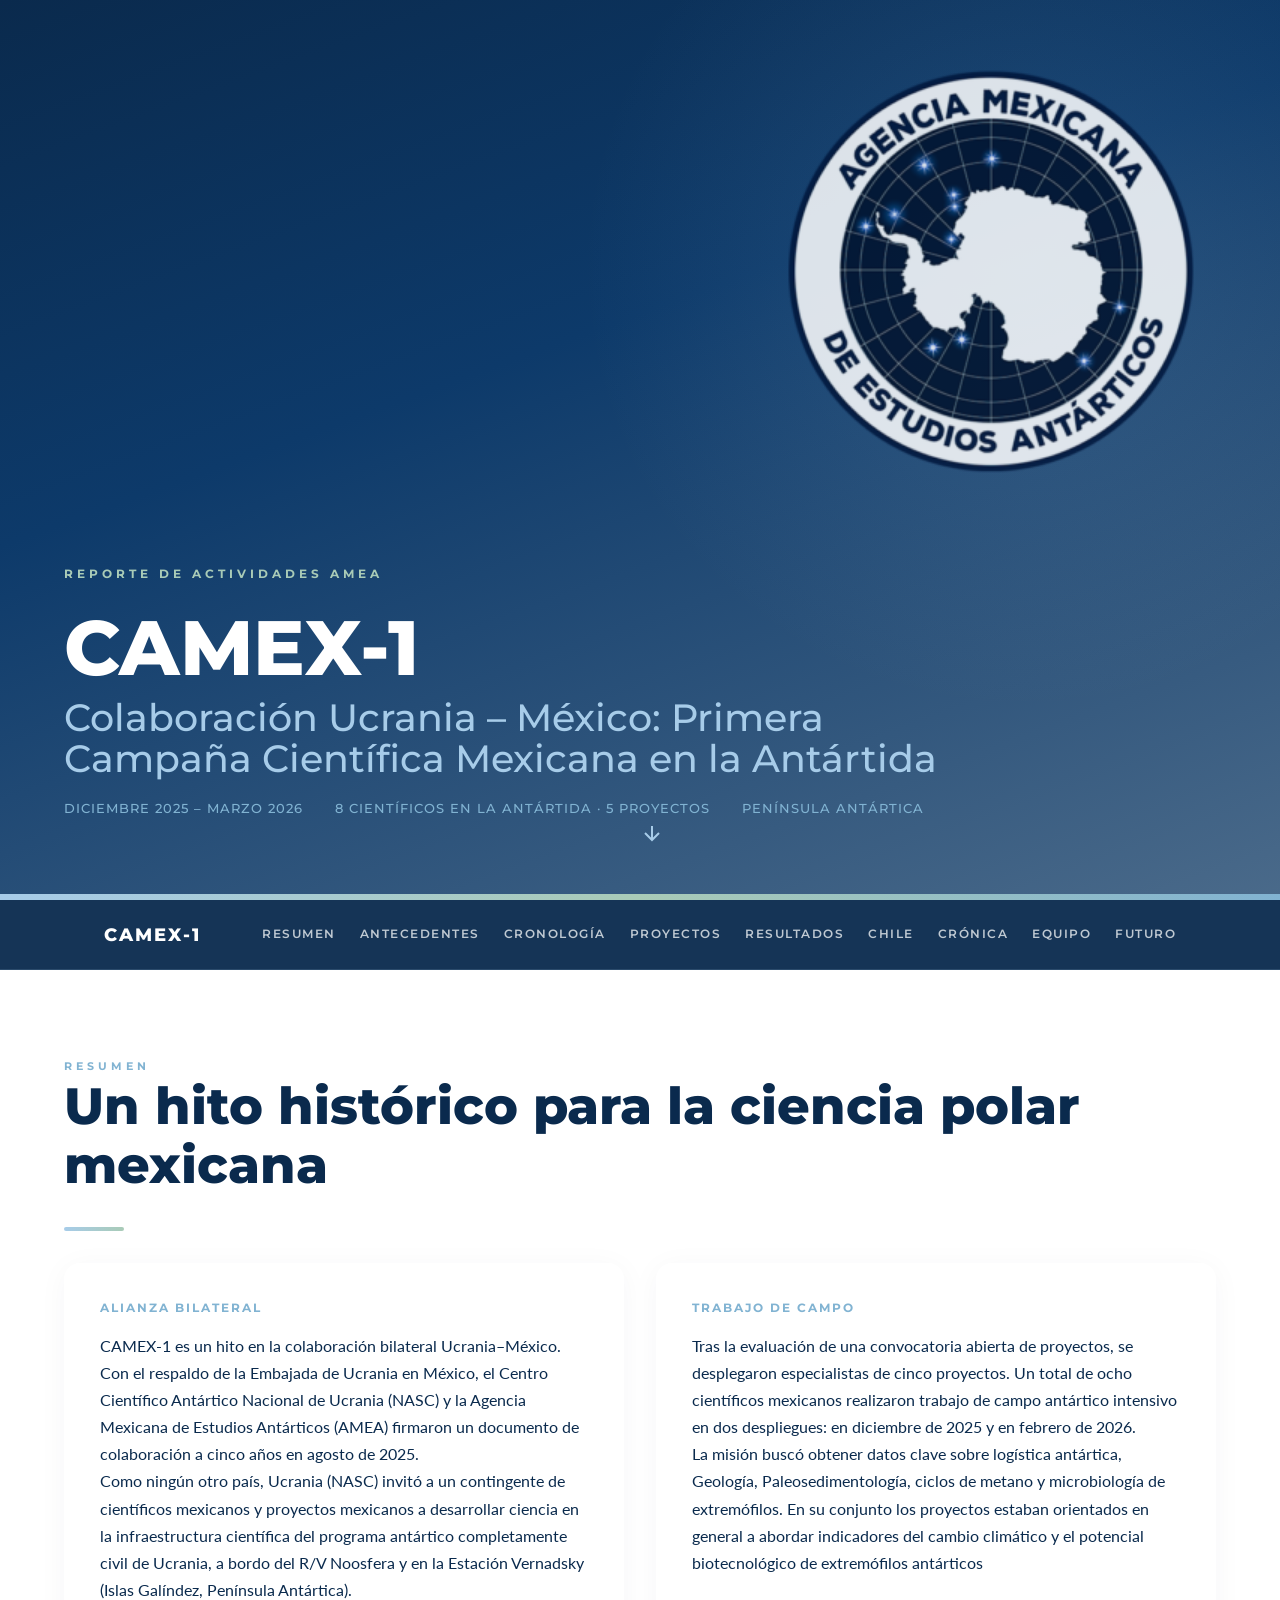
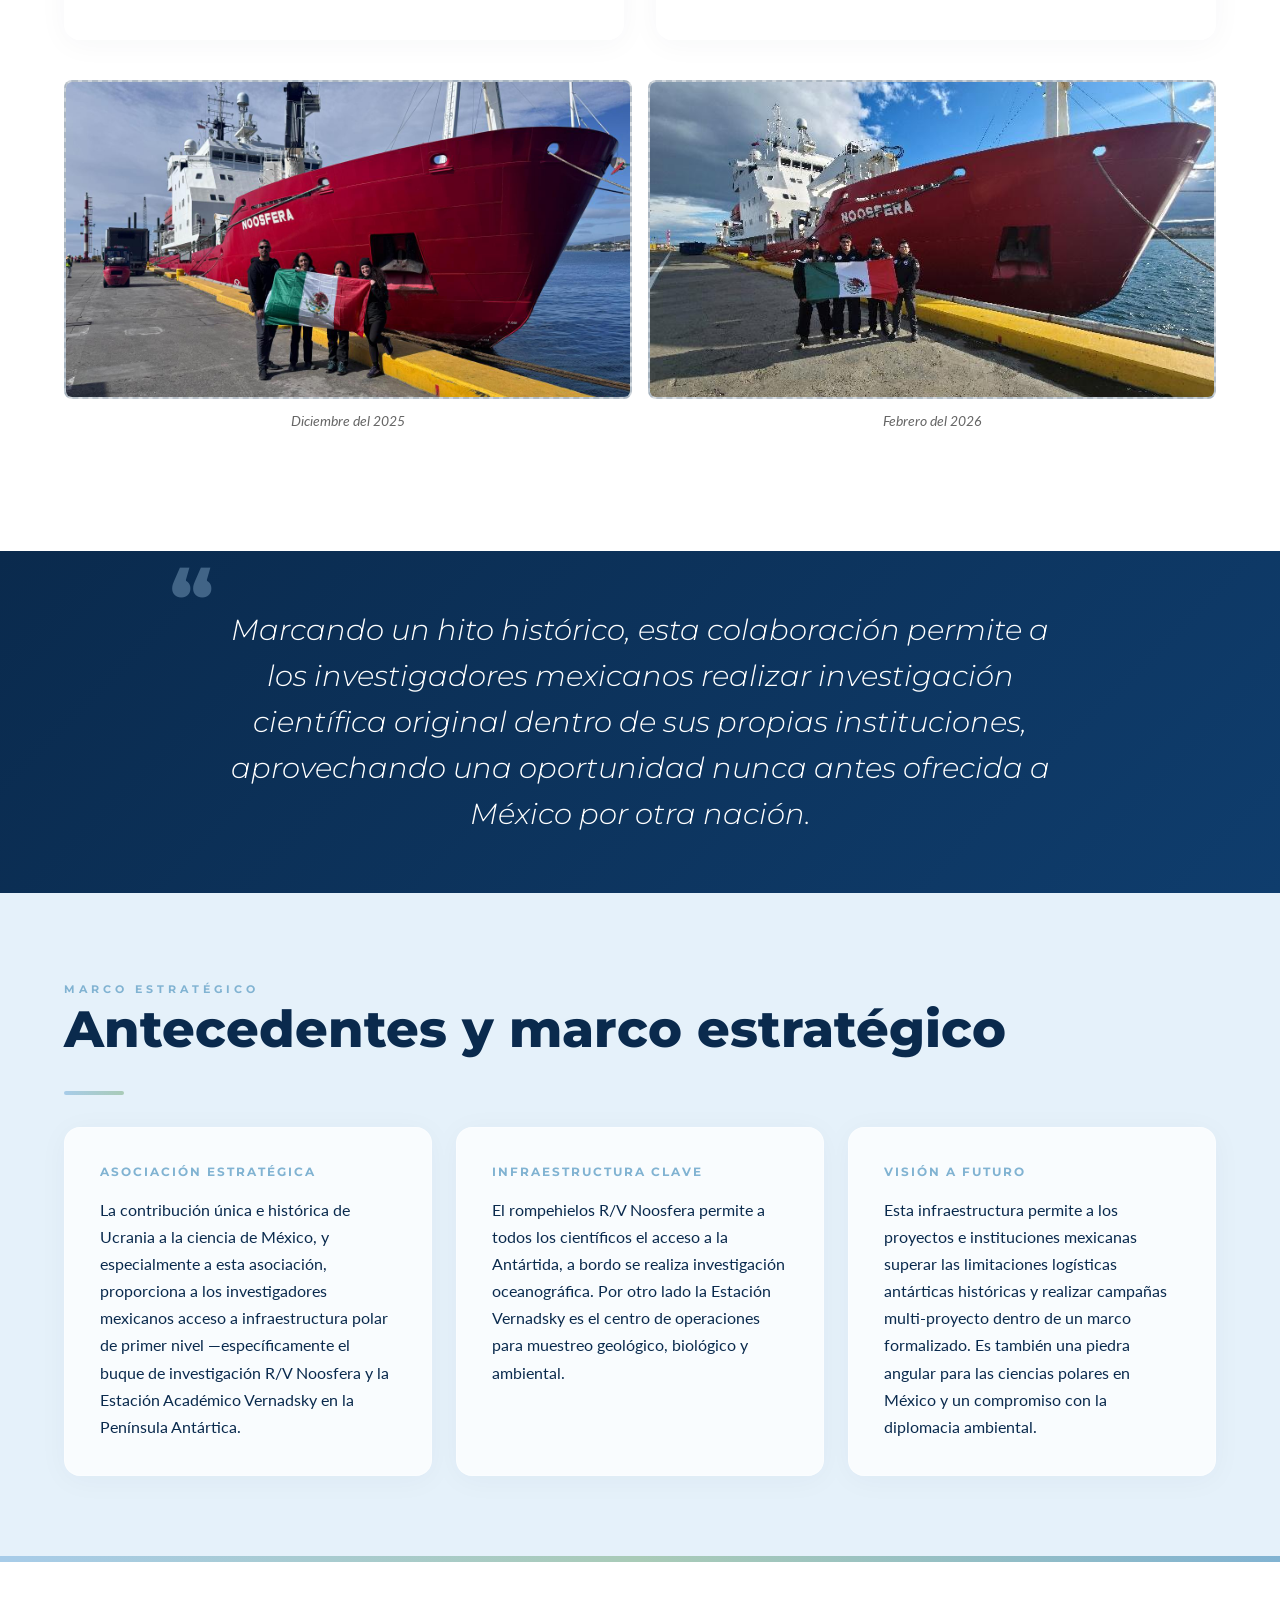
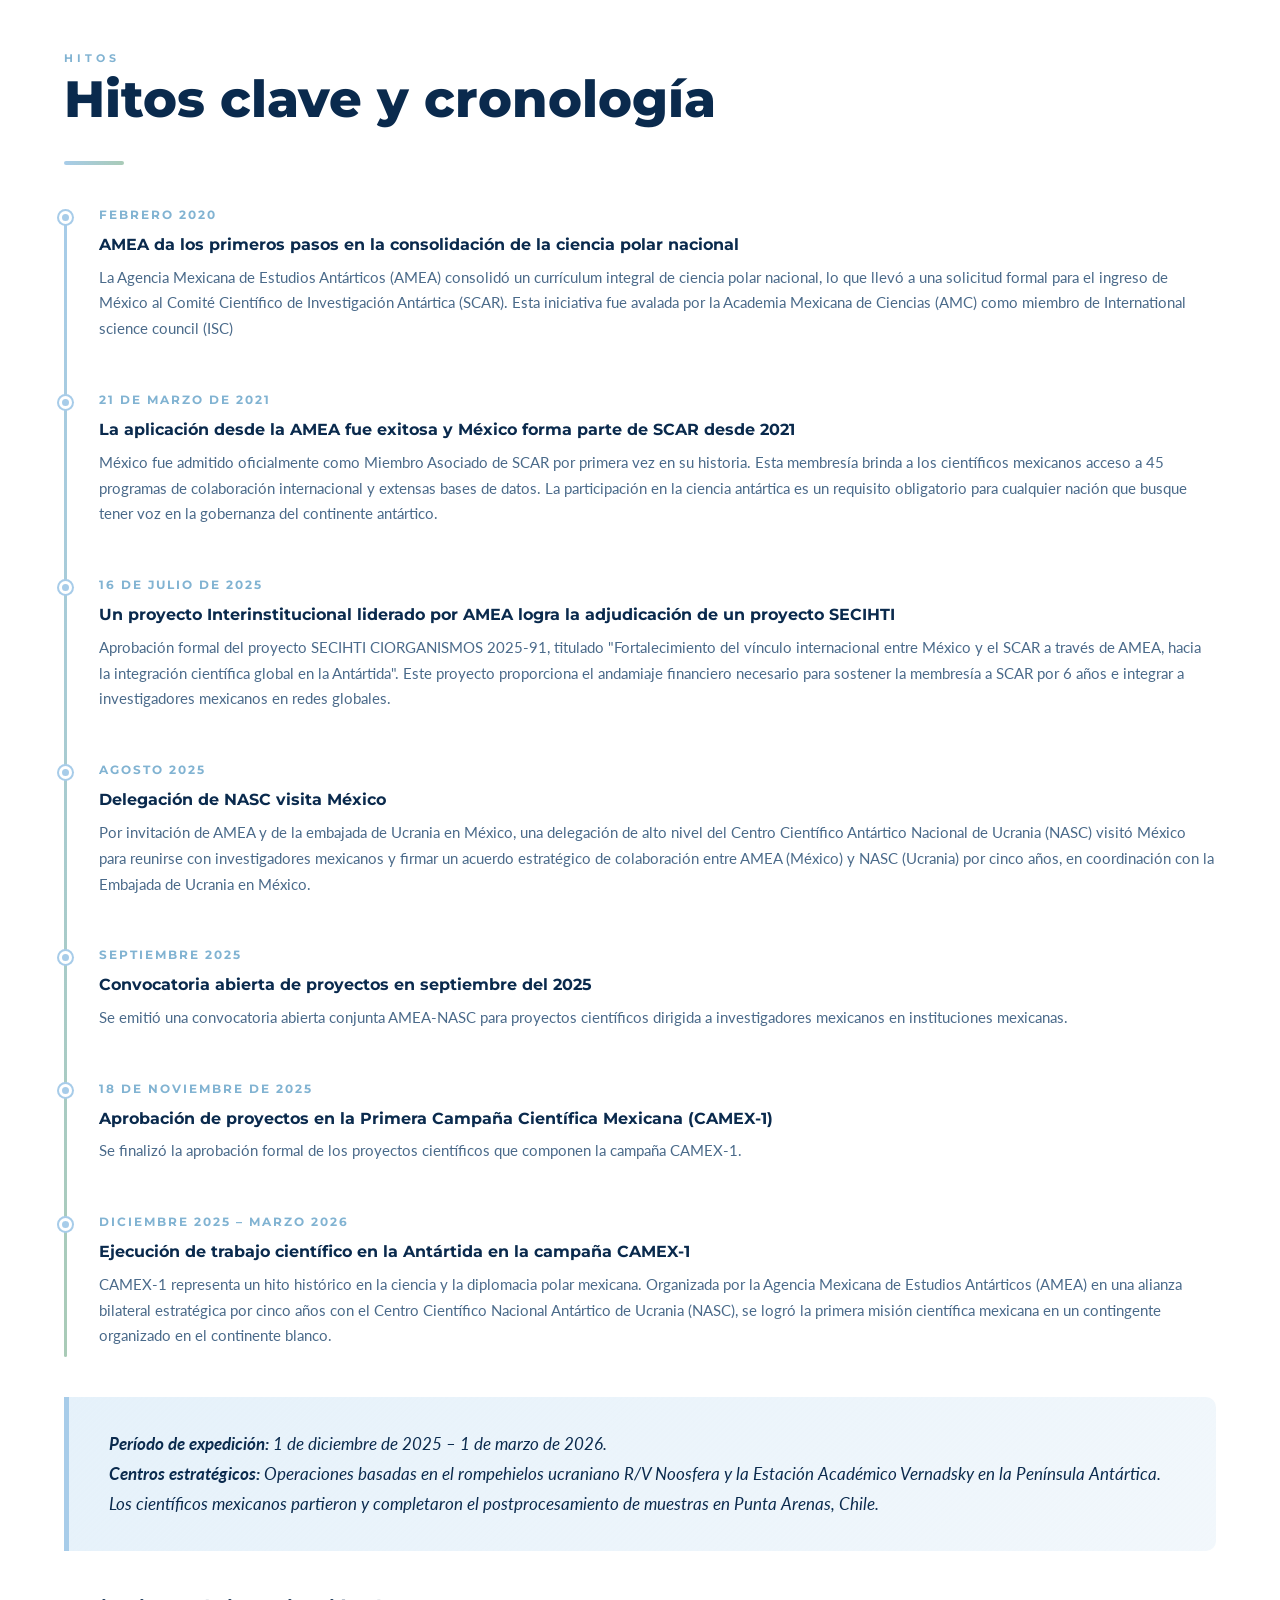
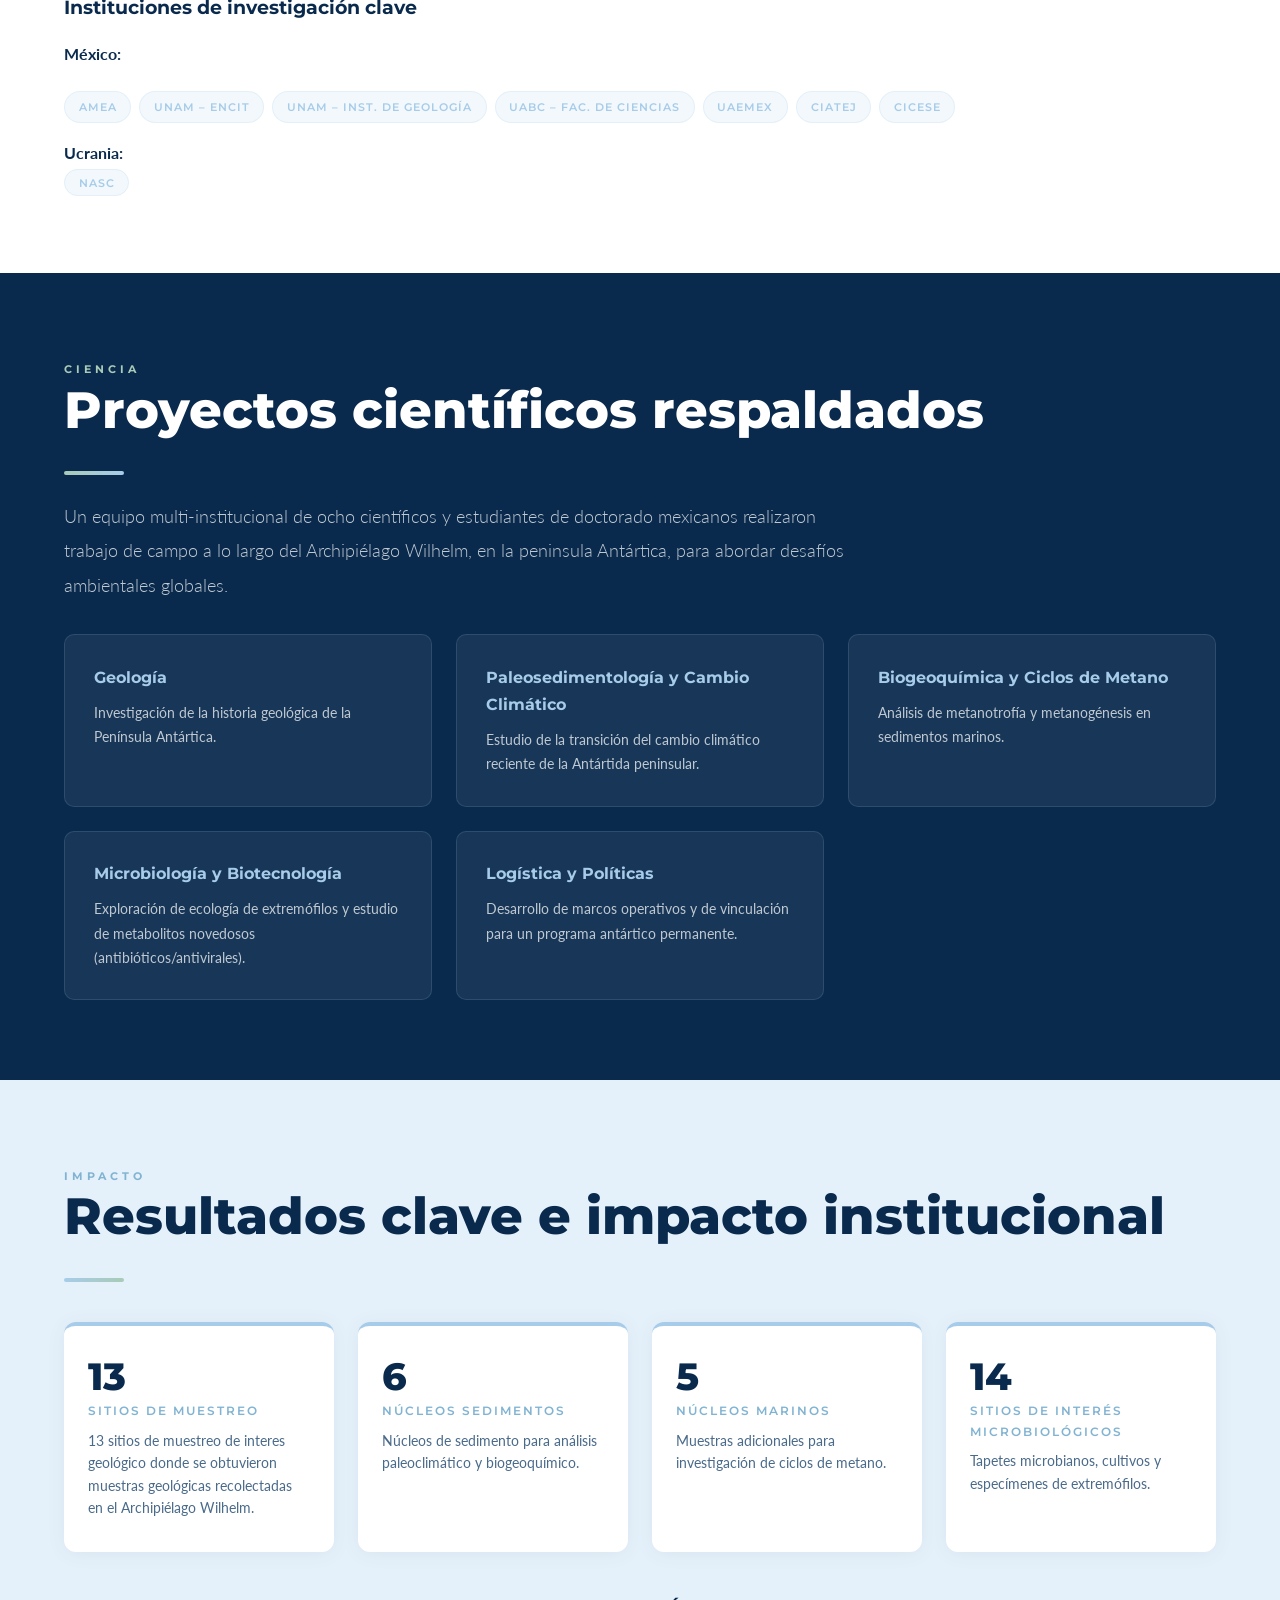
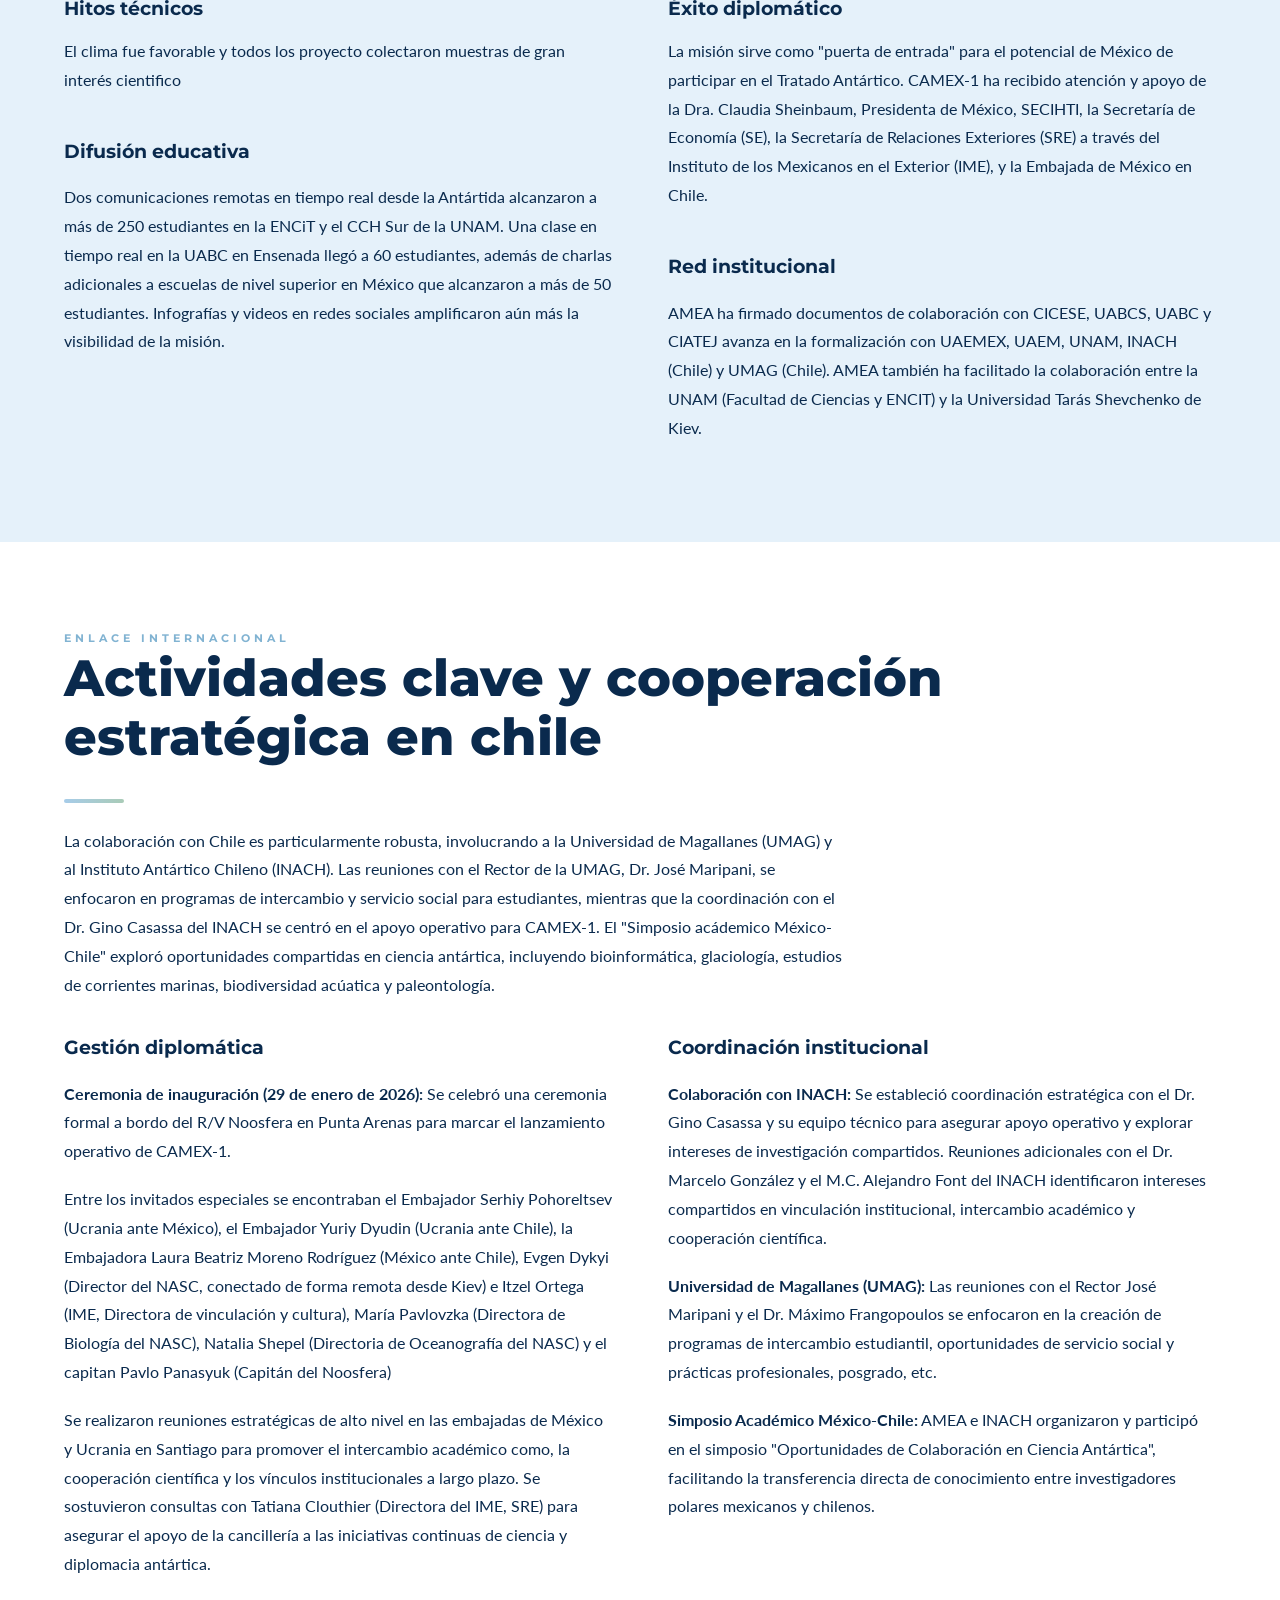
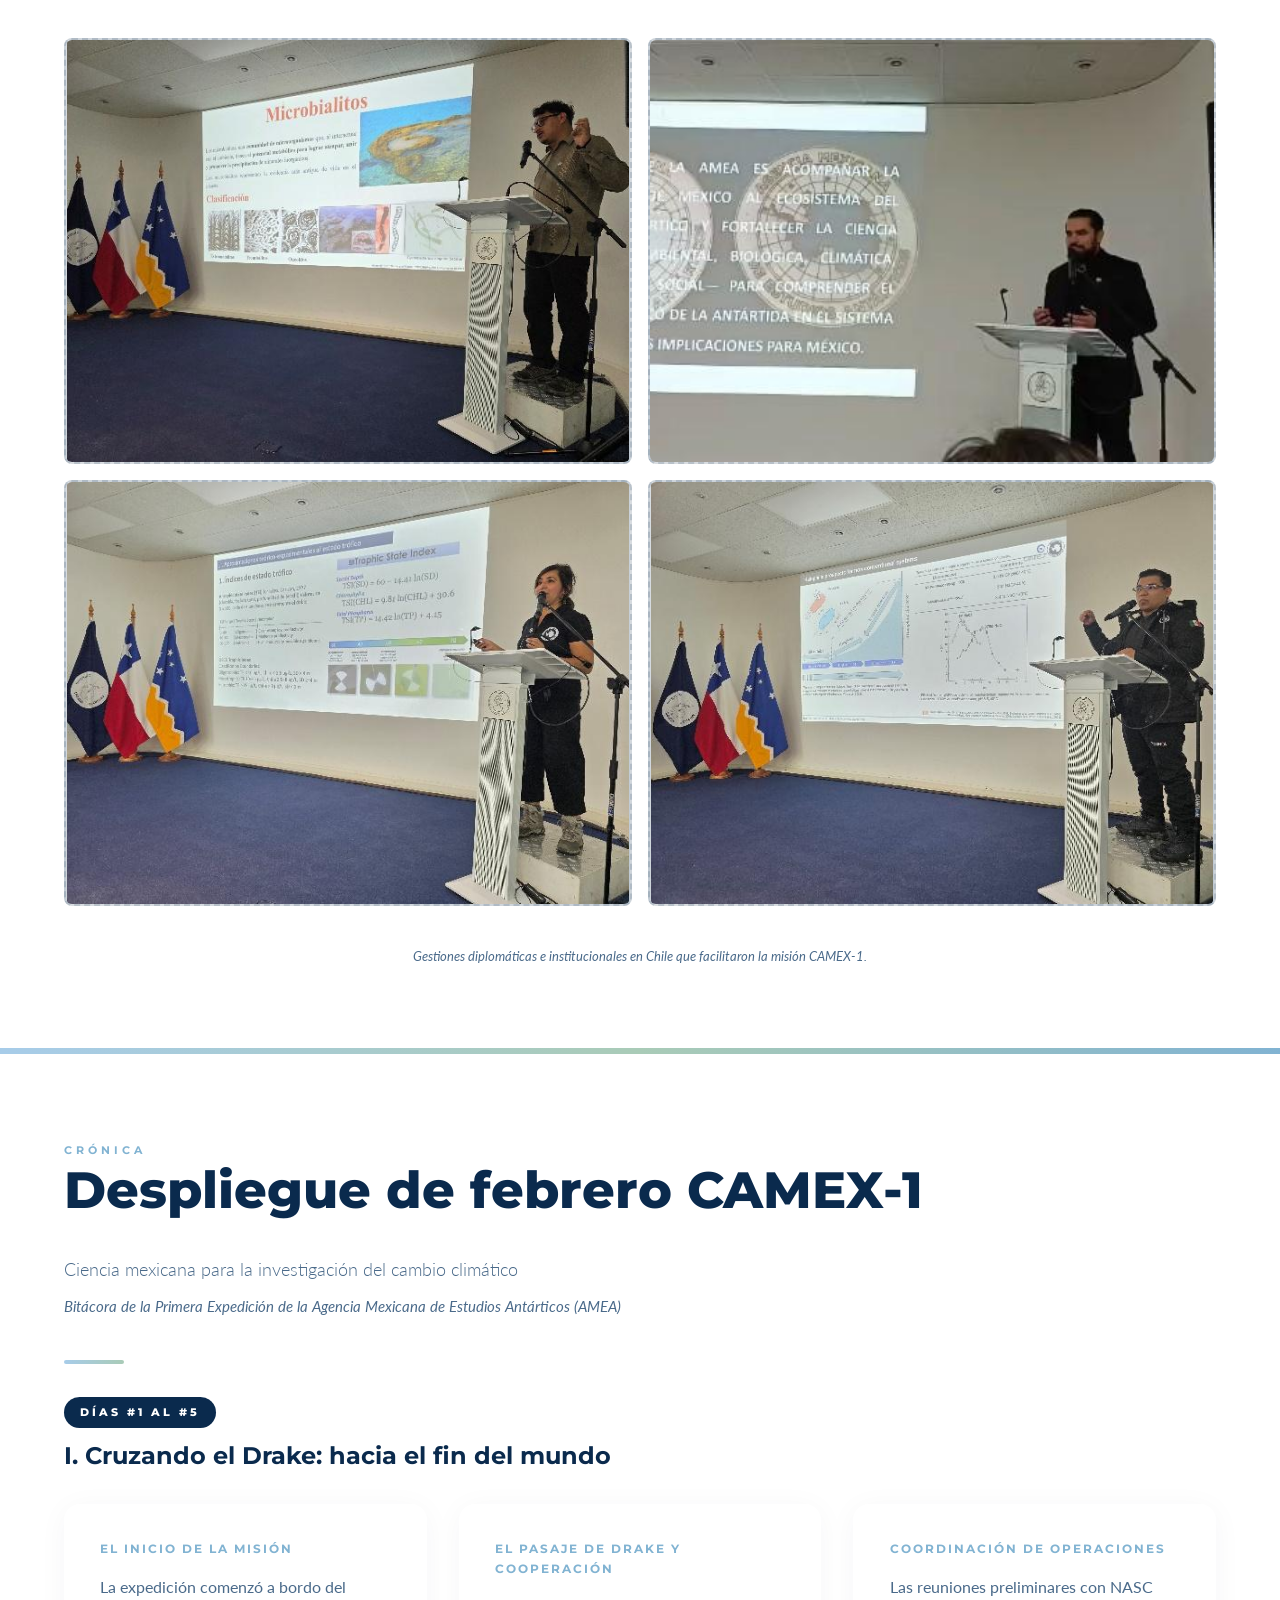
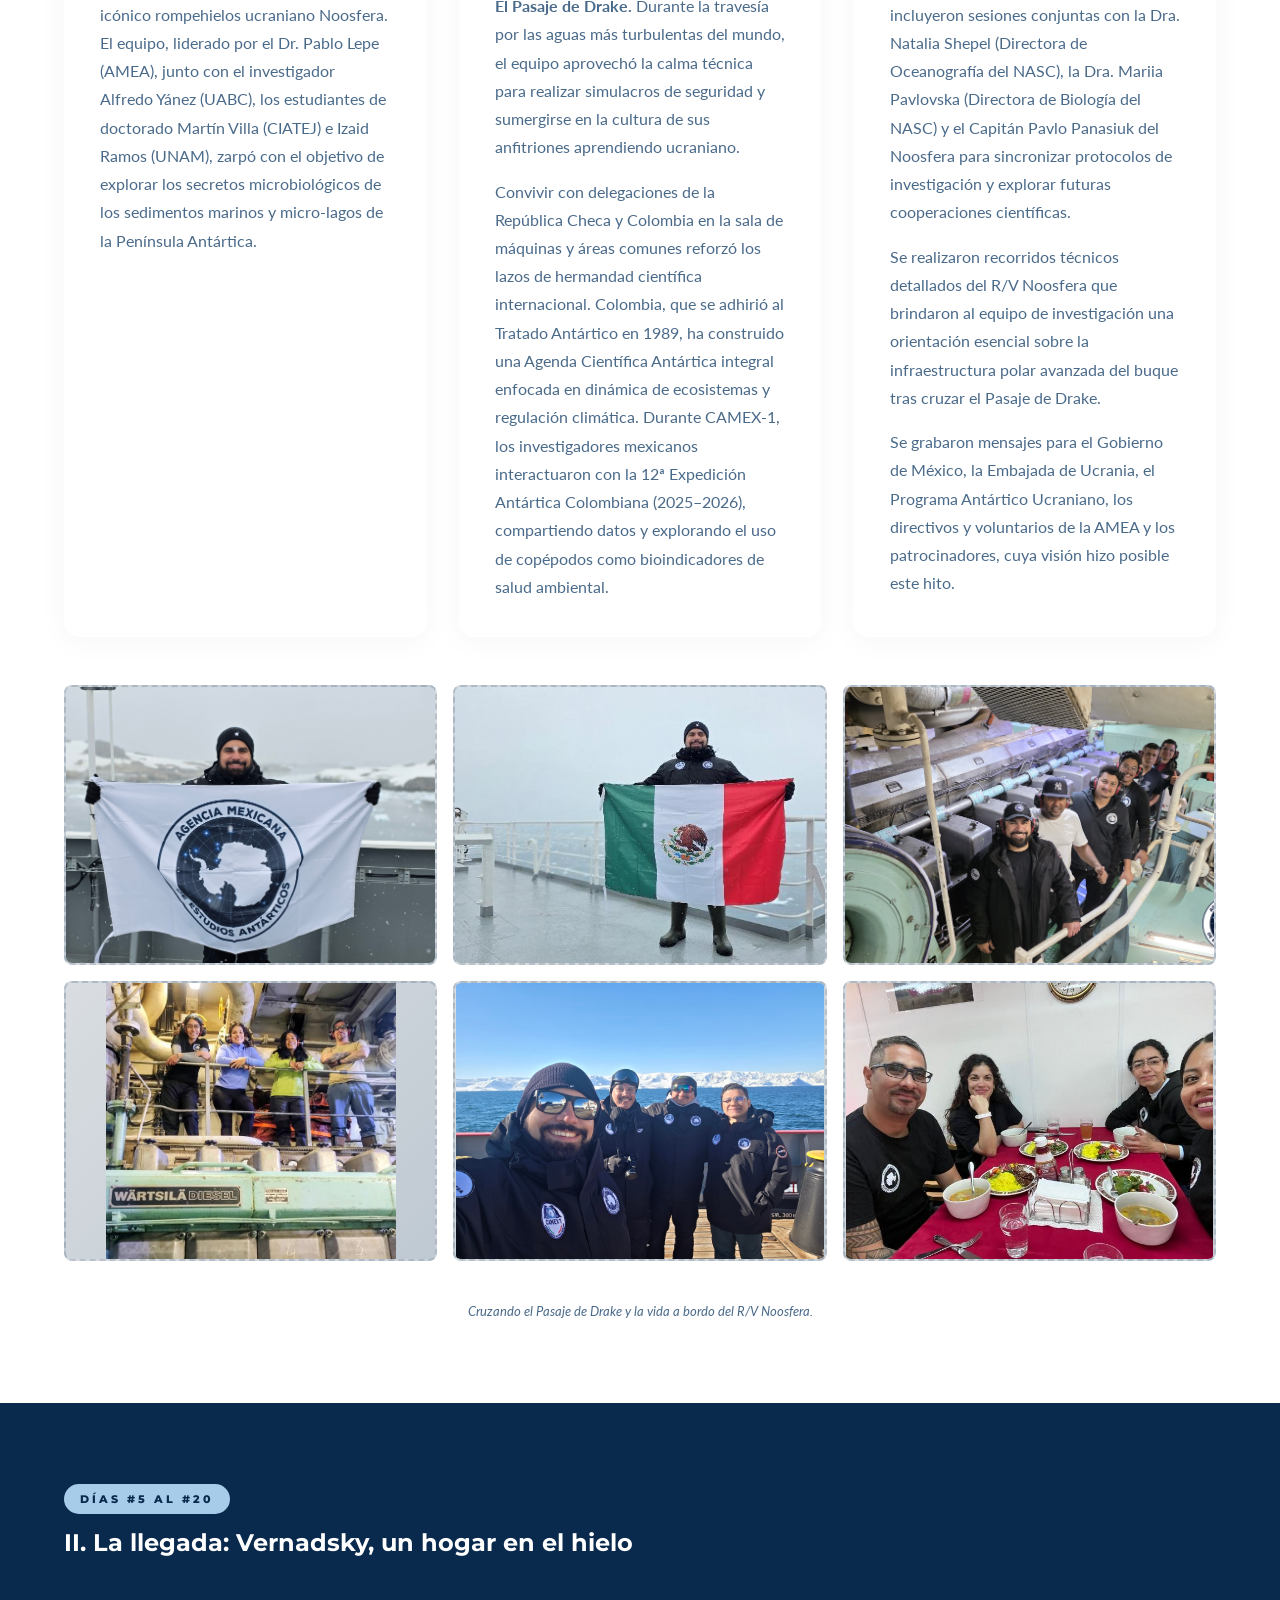
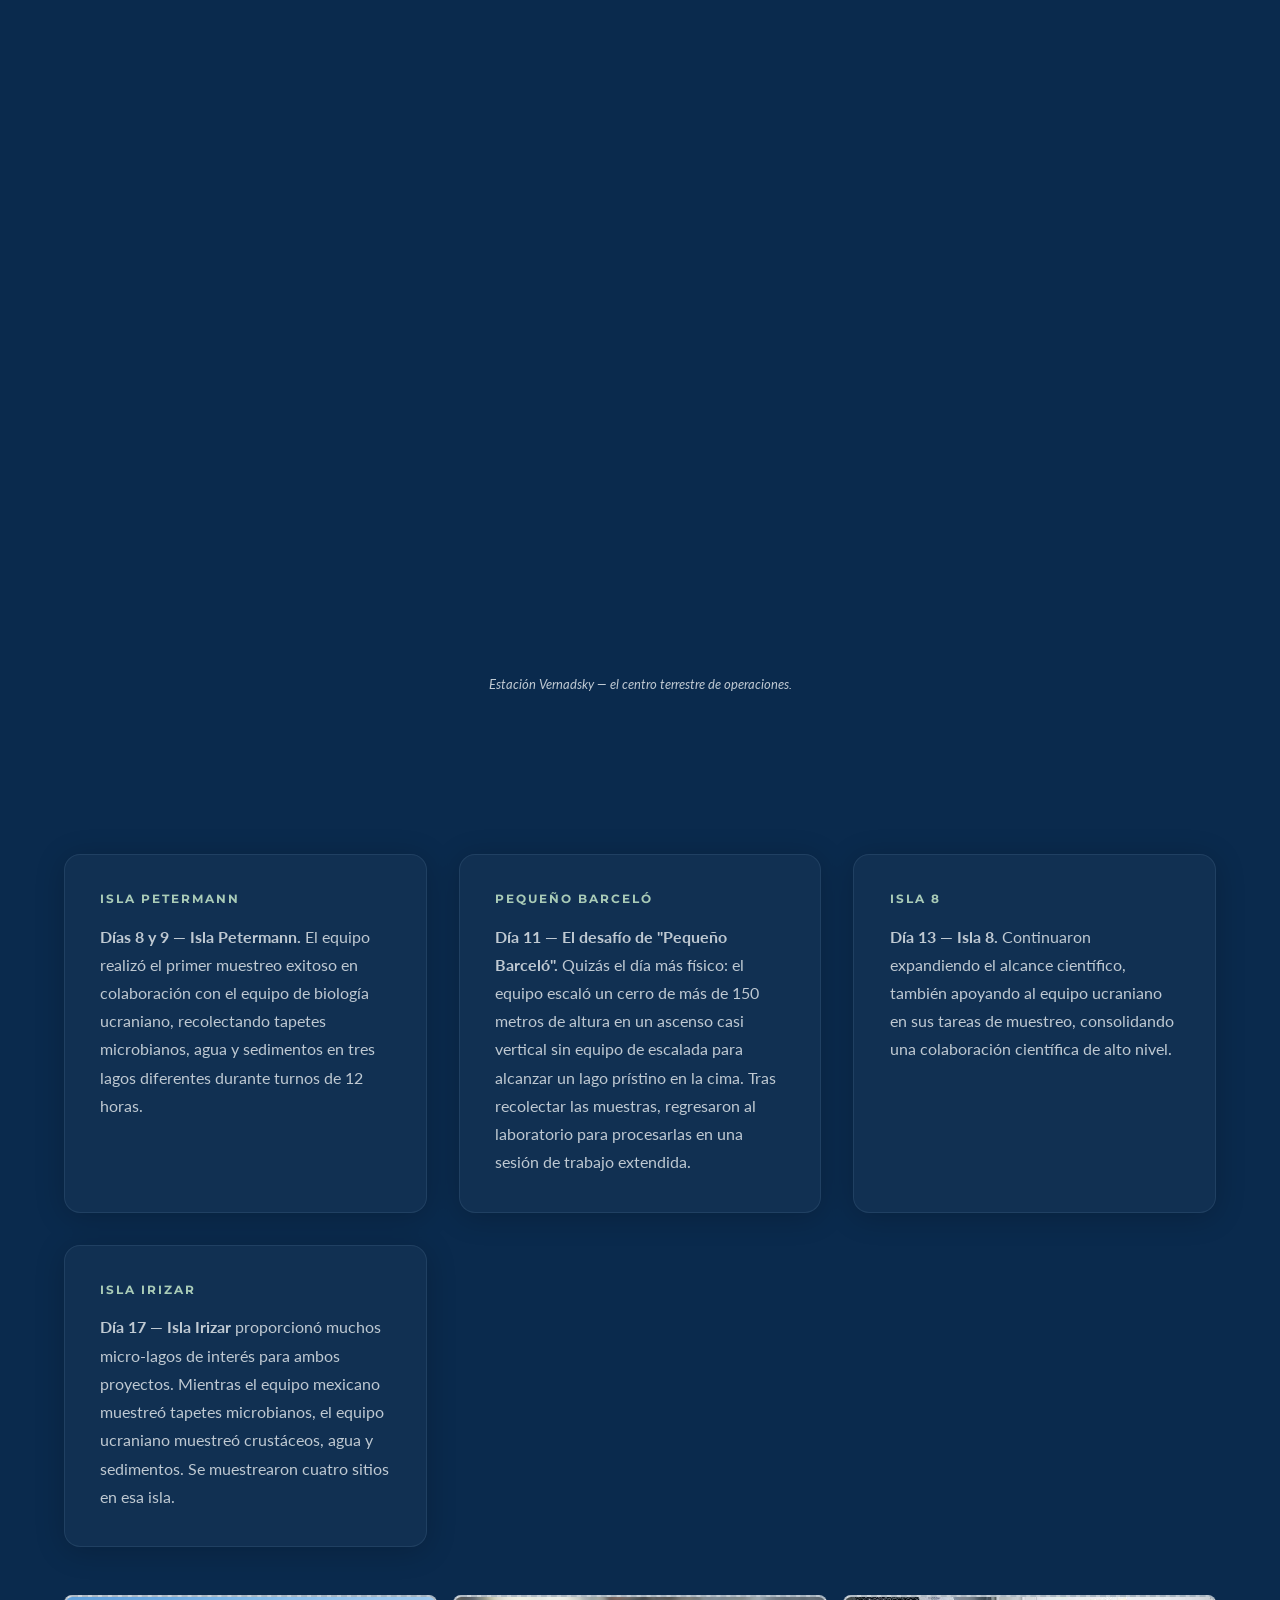
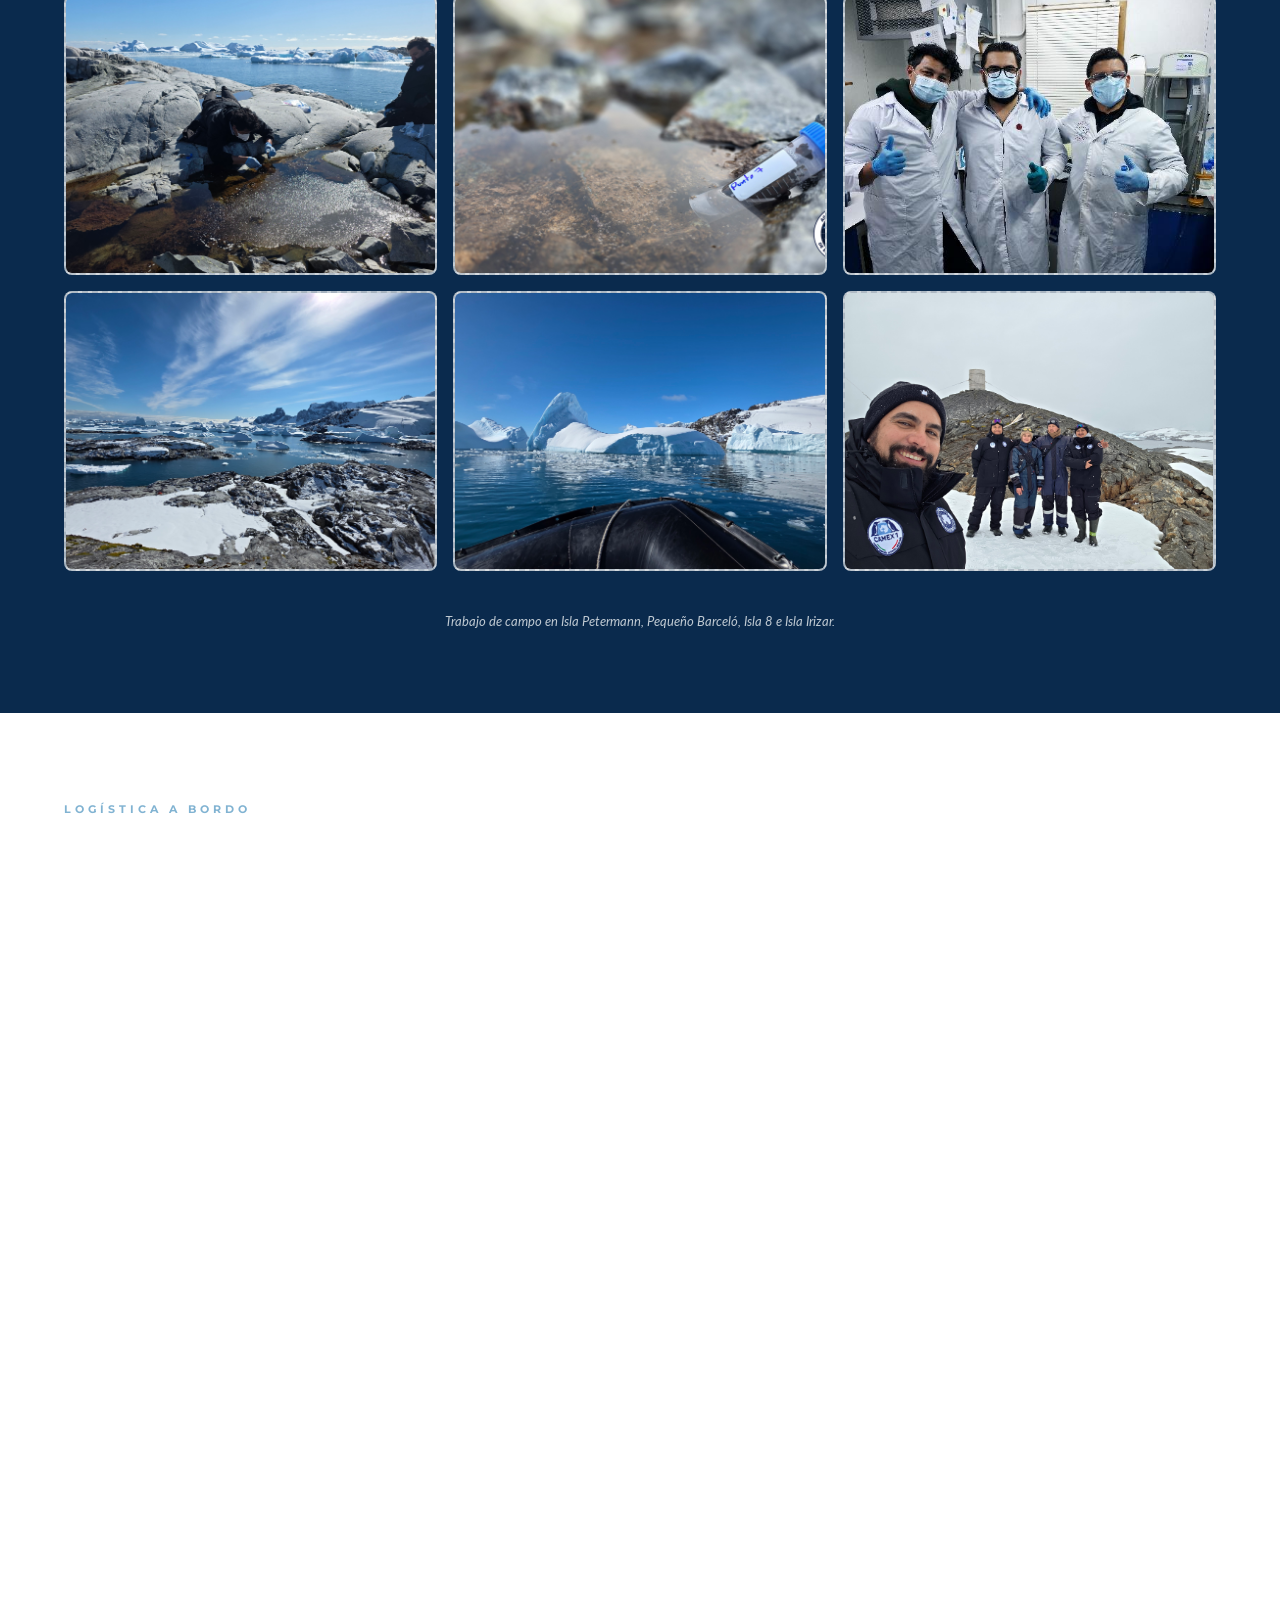
<file: index.html>
<!doctype html>
<html lang="es">
  <head>
    <meta charset="UTF-8" />
    <meta name="viewport" content="width=device-width, initial-scale=1.0" />
    <meta name="description" content="Reporte de actividades de CAMEX-1, la primera campaña científica mexicana en la Antártida. Colaboración Ucrania–México entre AMEA y NASC, Diciembre 2025 – Marzo 2026." />
    <meta property="og:title" content="CAMEX-1 | Reporte de Actividades AMEA" />
    <meta property="og:description" content="Primera campaña científica mexicana en la Antártida. Colaboración Ucrania–México entre AMEA y NASC." />
    <meta property="og:type" content="website" />
    <link rel="icon" type="image/png" href="images/amea-300x300.png" />
    <title>CAMEX-1 | Reporte de Actividades AMEA</title>
    <link rel="preconnect" href="https://fonts.googleapis.com" />
    <link rel="preconnect" href="https://fonts.gstatic.com" crossorigin />
    <link
      href="https://fonts.googleapis.com/css2?family=Lato:ital,wght@0,300;0,400;0,700;0,900;1,300;1,400&family=Montserrat:ital,wght@0,300;0,400;0,500;0,600;0,700;0,800;0,900;1,400;1,600&display=swap"
      rel="stylesheet"
    />
    <link rel="stylesheet" href="css/styles.css?v=2.0" />
  </head>
  <body>
    <!-- ═══════════════ HERO SECTION WITH SCROLL EFFECT ═══════════════ -->
    <div class="hero-wrapper">
      <div class="hero-background"></div>
      <section class="hero-content" id="top">
        <img id="amea-head" src="images/amea-300x300.png" alt="Logo AMEA" />
        <div class="hero-badge">Reporte de Actividades AMEA</div>
        <h1>
          CAMEX-1
          <span
            >Colaboración Ucrania – México: Primera Campaña Científica Mexicana
            en la Antártida</span
          >
        </h1>
        <div class="hero-meta">
          <span>Diciembre 2025 – Marzo 2026</span>
          <span>8 Científicos en la Antártida · 5 Proyectos</span>
          <span>Península Antártica</span>
        </div>
      </section>
      <div class="scroll-indicator">
        <svg
          viewBox="0 0 24 24"
          fill="none"
          stroke="currentColor"
          stroke-width="2"
        >
          <path d="M12 5v14M19 12l-7 7-7-7" />
        </svg>
      </div>
    </div>

    <!-- ═══════════════ NAVEGACIÓN ═══════════════ -->
    <nav class="nav-bar" aria-label="Navegación principal">
      <div class="nav-container">
        <a href="#top" class="nav-logo">CAMEX-1</a>
        <button class="nav-toggle" id="navToggle" aria-label="Abrir menú" aria-expanded="false">
          <span class="hamburger"></span>
        </button>
        <div class="nav-links" id="navLinks">
          <a href="#resumen">Resumen</a>
          <a href="#antecedentes">Antecedentes</a>
          <a href="#cronologia">Cronología</a>
          <a href="#proyectos">Proyectos</a>
          <a href="#resultados">Resultados</a>
          <a href="#chile">Chile</a>
          <a href="#cronica">Crónica</a>
          <a href="#equipo">Equipo</a>
          <a href="#futuro">Futuro</a>
        </div>
      </div>
    </nav>

    <!-- ═══════════════ RESUMEN ═══════════════ -->
    <section class="section section--light" id="resumen">
      <div class="container">
        <span class="section-label">Resumen</span>
        <h2 class="section-title">
          Un hito histórico para la ciencia polar mexicana
        </h2>
        <div class="divider"></div>
        <div class="editorial-grid animate">
          <div class="narrative-card">
            <span class="card-meta">Alianza Bilateral</span>
            <p>
              CAMEX-1 es un hito en la colaboración bilateral Ucrania–México.
              Con el respaldo de la Embajada de Ucrania en México, el Centro
              Científico Antártico Nacional de Ucrania (NASC) y la Agencia
              Mexicana de Estudios Antárticos (AMEA) firmaron un documento de
              colaboración a cinco años en agosto de 2025.
            </p>
            <p>
              Como ningún otro país, Ucrania (NASC) invitó a un contingente de
              científicos mexicanos y proyectos mexicanos a desarrollar ciencia
              en la infraestructura científica del programa antártico
              completamente civil de Ucrania, a bordo del R/V Noosfera y en la
              Estación Vernadsky (Islas Galíndez, Península Antártica).
            </p>
          </div>
          <div class="narrative-card">
            <span class="card-meta">Trabajo de Campo</span>
            <p>
              Tras la evaluación de una convocatoria abierta de proyectos, se
              desplegaron especialistas de cinco proyectos. Un total de ocho
              científicos mexicanos realizaron trabajo de campo antártico
              intensivo en dos despliegues: en diciembre de 2025 y en febrero de
              2026.
            </p>
            <p>
              La misión buscó obtener datos clave sobre logística antártica,
              Geología, Paleosedimentología, ciclos de metano y microbiología de
              extremófilos. En su conjunto los proyectos estaban orientados en general
              a abordar indicadores del cambio climático y el potencial biotecnológico
              de extremófilos antárticos
            </p>
          </div>
        </div>

        <div class="photo-grid photo-grid--2" style="margin-top: 2.5rem">
          <figure style="margin: 0;">
            <div class="photo-placeholder landscape">
              <img src="./images/imagen10.jpg" alt="Primer despliegue CAMEX-1, diciembre 2025" loading="lazy" />
            </div>
            <figcaption style="margin-top: 0.75rem; font-size: 0.875rem; color: #666; text-align: center; font-style: italic; line-height: 1.4;">
              Diciembre del 2025
            </figcaption>
          </figure>

          <figure style="margin: 0;">
            <div class="photo-placeholder landscape">
              <img src="./images/imagen11.jpg" alt="Segundo despliegue CAMEX-1, febrero 2026" loading="lazy" />
            </div>
            <figcaption style="margin-top: 0.75rem; font-size: 0.875rem; color: #666; text-align: center; font-style: italic; line-height: 1.4;">
              Febrero del 2026
            </figcaption>
          </figure>
        </div>
      </div>
    </section>

    <!-- CITA DESTACADA -->
    <div class="pull-quote">
      <blockquote>
        Marcando un hito histórico, esta colaboración permite a los
        investigadores mexicanos realizar investigación científica original
        dentro de sus propias instituciones, aprovechando una oportunidad nunca
        antes ofrecida a México por otra nación.
      </blockquote>
    </div>

    <!-- ═══════════════ ANTECEDENTES ═══════════════ -->
    <section class="section section--frost" id="antecedentes">
      <div class="container">
        <span class="section-label">Marco Estratégico</span>
        <h2 class="section-title">Antecedentes y marco estratégico</h2>
        <div class="divider"></div>
        <div class="editorial-grid--3 animate">
          <div class="narrative-card">
            <span class="card-meta">Asociación Estratégica</span>
            <p>
              La contribución única e histórica de Ucrania a la ciencia de México,
              y especialmente a esta asociación, proporciona a los investigadores
              mexicanos acceso a infraestructura polar de primer nivel
              —específicamente el buque de investigación R/V Noosfera y la
              Estación Académico Vernadsky en la Península Antártica.
            </p>
          </div>
          <div class="narrative-card">
            <span class="card-meta">Infraestructura Clave</span>
            <p>
              El rompehielos R/V Noosfera permite a todos los científicos el acceso
              a la Antártida, a bordo se realiza investigación oceanográfica. Por otro lado
              la Estación Vernadsky es el centro de operaciones para muestreo geológico, biológico
              y ambiental.
            </p>
          </div>
          <div class="narrative-card">
            <span class="card-meta">Visión a Futuro</span>
            <p>
              Esta infraestructura permite a los proyectos e instituciones
              mexicanas superar las limitaciones logísticas antárticas históricas
              y realizar campañas multi-proyecto dentro de un marco formalizado.
              Es también una piedra angular para las ciencias polares en México y
              un compromiso con la diplomacia ambiental.
            </p>
          </div>
        </div>
      </div>
    </section>

    <div class="band"></div>

    <!-- ═══════════════ CRONOLOGÍA ═══════════════ -->
    <section class="section section--light" id="cronologia">
      <div class="container">
        <span class="section-label">Hitos</span>
        <h2 class="section-title">Hitos clave y cronología</h2>
        <div class="divider"></div>

        <div class="timeline animate">
          <div class="timeline-item">
            <div class="timeline-date">Febrero 2020</div>
            <h4>AMEA da los primeros pasos en la consolidación de la ciencia polar nacional</h4>
            <p>
              La Agencia Mexicana de Estudios Antárticos (AMEA) consolidó un
              currículum integral de ciencia polar nacional, lo que llevó a una
              solicitud formal para el ingreso de México al Comité Científico de
              Investigación Antártica (SCAR). Esta iniciativa fue avalada por
              la Academia Mexicana de Ciencias (AMC) como miembro de International science council (ISC)
            </p>
          </div>
          <div class="timeline-item">
            <div class="timeline-date">21 de marzo de 2021</div>
            <h4>La aplicación desde la AMEA fue exitosa y México forma parte de SCAR desde 2021</h4>
            <p>
              México fue admitido oficialmente como Miembro Asociado de SCAR por
              primera vez en su historia. Esta membresía brinda a los
              científicos mexicanos acceso a 45 programas de colaboración
              internacional y extensas bases de datos. La participación en la
              ciencia antártica es un requisito obligatorio para cualquier
              nación que busque tener voz en la gobernanza del continente
              antártico.
            </p>
          </div>
          <div class="timeline-item">
            <div class="timeline-date">16 de julio de 2025</div>
            <h4>Un proyecto Interinstitucional liderado por AMEA logra la adjudicación de un proyecto SECIHTI</h4>
            <p>
              Aprobación formal del proyecto SECIHTI CIORGANISMOS 2025-91,
              titulado "Fortalecimiento del vínculo internacional entre México y
              el SCAR a través de AMEA, hacia la integración científica global
              en la Antártida". Este proyecto proporciona el andamiaje
              financiero necesario para sostener la membresía a SCAR por 6 años
              e integrar a investigadores mexicanos en redes globales.
            </p>
          </div>
          <div class="timeline-item">
            <div class="timeline-date">Agosto 2025</div>
            <h4>Delegación de NASC visita México</h4>
            <p>
              Por invitación de AMEA y de la embajada de Ucrania en México,
              una delegación de alto nivel del Centro Científico Antártico
              Nacional de Ucrania (NASC) visitó México para reunirse con
              investigadores mexicanos y firmar un acuerdo estratégico de
              colaboración entre AMEA (México) y NASC (Ucrania) por cinco años, 
              en coordinación con la Embajada de Ucrania en México.
            </p>
          </div>
          <div class="timeline-item">
            <div class="timeline-date">Septiembre 2025</div>
            <h4>Convocatoria abierta de proyectos en septiembre del 2025</h4>
            <p>
              Se emitió una convocatoria abierta conjunta AMEA-NASC para
              proyectos científicos dirigida a investigadores mexicanos en instituciones
              mexicanas.
            </p>
          </div>
          <div class="timeline-item">
            <div class="timeline-date">18 de noviembre de 2025</div>
            <h4>Aprobación de proyectos en la Primera Campaña Científica Mexicana (CAMEX-1)</h4>
            <p>
              Se finalizó la aprobación formal de los proyectos científicos que
              componen la campaña CAMEX-1.
            </p>
          </div>
          <div class="timeline-item">
            <div class="timeline-date">Diciembre 2025 – Marzo 2026</div>
            <h4>Ejecución de trabajo científico en la Antártida en la campaña CAMEX-1</h4>
            <p>
              CAMEX-1 representa un hito histórico en la ciencia y la diplomacia
              polar mexicana. Organizada por la Agencia Mexicana
              de Estudios Antárticos (AMEA) en una alianza bilateral estratégica
              por cinco años con el Centro Científico Nacional Antártico de
              Ucrania (NASC), se logró la primera misión científica mexicana en
              un contingente organizado en el continente blanco.
            </p>
          </div>
        </div>

        <div class="highlight-box">
          <p>
            <strong>Período de expedición:</strong> 1 de diciembre de 2025 – 1
            de marzo de 2026.<br />
            <strong>Centros estratégicos:</strong> Operaciones basadas en el
            rompehielos ucraniano R/V Noosfera y la Estación Académico Vernadsky
            en la Península Antártica. Los científicos mexicanos partieron y
            completaron el postprocesamiento de muestras en Punta Arenas, Chile.
          </p>
        </div>

        <h3 class="subsection-title">Instituciones de investigación clave</h3>
        <p style="margin-bottom: 1rem"><strong>México:</strong></p>
        <div class="tags">
          <span class="tag">AMEA</span>
          <span class="tag">UNAM – ENCiT</span>
          <span class="tag">UNAM – Inst. de Geología</span>
          <span class="tag">UABC – Fac. de Ciencias</span>
          <span class="tag">UAEMEX</span>
          <span class="tag">CIATEJ</span>
          <span class="tag">CICESE</span>
        </div>
        <p style="margin-top: 1rem"><strong>Ucrania:</strong></p>
        <span class="tag">NASC</span>
      </div>
    </section>

    <!-- ═══════════════ PROYECTOS ═══════════════ -->
    <section class="section section--dark" id="proyectos">
      <div class="container">
        <span class="section-label">Ciencia</span>
        <h2 class="section-title">Proyectos científicos respaldados</h2>
        <div class="divider"></div>
        <p class="lead">
          Un equipo multi-institucional de ocho científicos y estudiantes de
          doctorado mexicanos realizaron trabajo de campo a lo largo del
          Archipiélago Wilhelm, en la peninsula Antártica, para abordar desafíos ambientales globales.
        </p>
        <div class="project-list animate">
          <div class="project-card">
            <h4>Geología</h4>
            <p>
              Investigación de la historia geológica de la Península
              Antártica.
            </p>
          </div>
          <div class="project-card">
            <h4>Paleosedimentología y Cambio Climático</h4>
            <p>
              Estudio de la transición del cambio climático reciente de la
              Antártida peninsular.
            </p>
          </div>
          <div class="project-card">
            <h4>Biogeoquímica y Ciclos de Metano</h4>
            <p>
              Análisis de metanotrofía y metanogénesis en sedimentos marinos.
            </p>
          </div>
          <div class="project-card">
            <h4>Microbiología y Biotecnología</h4>
            <p>
              Exploración de ecología de extremófilos y estudio de metabolitos
              novedosos (antibióticos/antivirales).
            </p>
          </div>
          <div class="project-card">
            <h4>Logística y Políticas</h4>
            <p>
              Desarrollo de marcos operativos y de vinculación para un programa
              antártico permanente.
            </p>
          </div>
        </div>
      </div>
    </section>

    <!-- ═══════════════ RESULTADOS ═══════════════ -->
    <section class="section section--frost" id="resultados">
      <div class="container">
        <span class="section-label">Impacto</span>
        <h2 class="section-title">Resultados clave e impacto institucional</h2>
        <div class="divider"></div>

        <div class="data-cards animate">
          <div class="data-card">
            <div class="number">13</div>
            <div class="unit">Sitios de muestreo</div>
            <p>13 sitios de muestreo de interes geológico donde se obtuvieron muestras geológicas recolectadas en el Archipiélago Wilhelm.</p>
          </div>
          <div class="data-card">
            <div class="number">6</div>
            <div class="unit">Núcleos sedimentos</div>
            <p>
              Núcleos de sedimento para análisis paleoclimático y biogeoquímico.
            </p>
          </div>
          <div class="data-card">
            <div class="number">5</div>
            <div class="unit">Núcleos marinos</div>
            <p>Muestras adicionales para investigación de ciclos de metano.</p>
          </div>
          <div class="data-card">
            <div class="number">14</div>
            <div class="unit">Sitios de interés microbiológicos</div>
            <p>Tapetes microbianos, cultivos y especímenes de extremófilos.</p>
          </div>
        </div>

        <div class="two-col" style="margin-top: 2.5rem">
          <div>
            <h3 class="subsection-title" style="margin-top: 0; margin-bottom: 0.8rem;">Hitos técnicos</h3>
            <p>
              El clima fue favorable y todos los proyecto colectaron 
              muestras de gran interés cientifico
            </p>

            <h3 class="subsection-title">Difusión educativa</h3>
            <p>
              Dos comunicaciones remotas en tiempo real desde la Antártida
              alcanzaron a más de 250 estudiantes en la ENCiT y el CCH Sur de la
              UNAM. Una clase en tiempo real en la UABC en Ensenada llegó a 60
              estudiantes, además de charlas adicionales a escuelas de nivel
              superior en México que alcanzaron a más de 50 estudiantes.
              Infografías y videos en redes sociales amplificaron aún más la
              visibilidad de la misión.
            </p>
          </div>
          <div>
            <h3 class="subsection-title" style="margin-top: 0; margin-bottom: 0.8rem;">Éxito diplomático</h3>
            <p>
              La misión sirve como "puerta de entrada" para el potencial de
              México de participar en el Tratado Antártico. CAMEX-1 ha recibido
              atención y apoyo de la Dra. Claudia Sheinbaum, Presidenta de
              México, SECIHTI, la Secretaría de Economía (SE), la Secretaría de
              Relaciones Exteriores (SRE) a través del Instituto de los
              Mexicanos en el Exterior (IME), y la Embajada de México en Chile.
            </p>

            <h3 class="subsection-title">Red institucional</h3>
            <p>
              AMEA ha firmado documentos de colaboración con CICESE, UABCS, UABC y CIATEJ
              avanza en la formalización con UAEMEX, UAEM, UNAM,
              INACH (Chile) y UMAG (Chile). AMEA también ha facilitado la
              colaboración entre la UNAM (Facultad de Ciencias y ENCIT) y la
              Universidad Tarás Shevchenko de Kiev.
            </p>
          </div>
        </div>
      </div>
    </section>

    <!-- ═══════════════ CHILE ═══════════════ -->
    <section class="section section--light" id="chile">
      <div class="container">
        <span class="section-label">Enlace Internacional</span>
        <h2 class="section-title">
          Actividades clave y cooperación estratégica en chile
        </h2>
        <div class="divider"></div>
        <div class="body-text">
          <p>
            La colaboración con Chile es particularmente robusta, involucrando a
            la Universidad de Magallanes (UMAG) y al Instituto Antártico Chileno
            (INACH). Las reuniones con el Rector de la UMAG, Dr. José Maripani,
            se enfocaron en programas de intercambio y servicio social para
            estudiantes, mientras que la coordinación con el Dr. Gino Casassa
            del INACH se centró en el apoyo operativo para CAMEX-1. El "Simposio acádemico
            México-Chile" exploró oportunidades compartidas en ciencia
            antártica, incluyendo bioinformática, glaciología, estudios de corrientes marinas, biodiversidad acúatica y paleontología.
          </p>
        </div>

        <div class="two-col animate" style="margin-top: 2rem">
          <div>
            <h3 class="subsection-title" style="margin-top: 0; margin-bottom: 1rem; color: var(--navy);">Gestión diplomática</h3>
            <p>
              <strong>Ceremonia de inauguración (29 de enero de 2026):</strong>
              Se celebró una ceremonia formal a bordo del R/V Noosfera en Punta
              Arenas para marcar el lanzamiento operativo de CAMEX-1.
            </p>
            <p style="margin-top: 0.5rem">
              Entre los invitados especiales se encontraban el Embajador Serhiy
              Pohoreltsev (Ucrania ante México), el Embajador Yuriy Dyudin
              (Ucrania ante Chile), la Embajadora Laura Beatriz Moreno Rodríguez
              (México ante Chile), Evgen Dykyi (Director del NASC, conectado de
              forma remota desde Kiev) e Itzel Ortega (IME, Directora de
              vinculación y cultura), María Pavlovzka (Directora de Biología del NASC),
              Natalia Shepel (Directoria de Oceanografía del NASC) y el capitan Pavlo Panasyuk
              (Capitán del Noosfera)
            </p>
            <p style="margin-top: 0.5rem">
              Se realizaron reuniones estratégicas de alto nivel en las
              embajadas de México y Ucrania en Santiago para promover el
              intercambio académico como, la cooperación científica y los
              vínculos institucionales a largo plazo. Se sostuvieron consultas
              con Tatiana Clouthier (Directora del IME, SRE) para asegurar el
              apoyo de la cancillería a las iniciativas continuas de ciencia y
              diplomacia antártica.
            </p>
          </div>
          <div>
            <h3 class="subsection-title" style="margin-top: 0; margin-bottom: 1rem; color: var(--navy);">Coordinación institucional</h3>
            <p>
              <strong>Colaboración con INACH:</strong> Se estableció
              coordinación estratégica con el Dr. Gino Casassa y su equipo
              técnico para asegurar apoyo operativo y explorar intereses de
              investigación compartidos. Reuniones adicionales con el Dr.
              Marcelo González y el M.C. Alejandro Font del INACH identificaron
              intereses compartidos en vinculación institucional, intercambio
              académico y cooperación científica.
            </p>
            <p style="margin-top: 0.5rem">
              <strong>Universidad de Magallanes (UMAG):</strong> Las reuniones
              con el Rector José Maripani y el Dr. Máximo Frangopoulos se
              enfocaron en la creación de programas de intercambio estudiantil,
              oportunidades de servicio social y prácticas profesionales, posgrado, etc.
            </p>
            <p style="margin-top: 0.5rem">
              <strong>Simposio Académico México-Chile:</strong> AMEA e INACH organizaron y
              participó en el simposio "Oportunidades de Colaboración en Ciencia
              Antártica", facilitando la transferencia directa de conocimiento
              entre investigadores polares mexicanos y chilenos.
            </p>
          </div>
        </div>

        <div class="photo-grid photo-grid--4 animate" style="margin-top: 2.5rem">
          <div class="photo-placeholder">
            <img src="./images/imagen12.jpg" alt="Gestiones diplomáticas en Chile" loading="lazy" />
          </div>
          <div class="photo-placeholder heightfull">
            <img src="./images/imagen13.jpg" alt="Reunión con autoridades chilenas" loading="lazy" />
          </div>
          <div class="photo-placeholder">
            <img src="./images/imagen14.jpg" alt="Coordinación con INACH y UMAG" loading="lazy" />
          </div>
          <div class="photo-placeholder">
            <img src="./images/imagen15.jpg" alt="Actividades en Punta Arenas, Chile" loading="lazy" />
          </div>
        </div>
        <p class="photo-caption">
          Gestiones diplomáticas e institucionales en Chile que facilitaron la
          misión CAMEX-1.
        </p>
      </div>
    </section>

    <div class="band"></div>

    <!-- ═══════════════ CRÓNICA ═══════════════ -->
    <section class="section section--light" id="cronica">
      <div class="container">
        <span class="section-label">Crónica</span>
        <h2 class="section-title">Despliegue de febrero CAMEX-1</h2>
        <p class="lead" style="margin-bottom: 0.5rem">
          Ciencia mexicana para la investigación del cambio climático
        </p>
        <p
          style="
            font-size: 0.95rem;
            color: var(--slate);
            font-style: italic;
            margin-bottom: 2.5rem;
          "
        >
          Bitácora de la Primera Expedición de la Agencia Mexicana de Estudios
          Antárticos (AMEA)
        </p>
        <div class="divider"></div>

        <div class="logbook-day" style="margin-top: 2rem">
          <span class="day-tag">Días #1 al #5</span>
          <h3>I. Cruzando el Drake: hacia el fin del mundo</h3>
          
          <div class="editorial-grid animate">
            <div class="narrative-card">
              <span class="card-meta">El Inicio de la Misión</span>
              <p>
                La expedición comenzó a bordo del icónico rompehielos ucraniano
                Noosfera. El equipo, liderado por el Dr. Pablo Lepe (AMEA), junto
                con el investigador Alfredo Yánez (UABC), los estudiantes de
                doctorado Martín Villa (CIATEJ) e Izaid Ramos (UNAM), zarpó con el
                objetivo de explorar los secretos microbiológicos de los sedimentos
                marinos y micro-lagos de la Península Antártica.
              </p>
            </div>
            
            <div class="narrative-card">
              <span class="card-meta">El Pasaje de Drake y Cooperación</span>
              <p>
                <strong>El Pasaje de Drake.</strong> Durante la travesía por las
                aguas más turbulentas del mundo, el equipo aprovechó la calma
                técnica para realizar simulacros de seguridad y sumergirse en la
                cultura de sus anfitriones aprendiendo ucraniano.
              </p>
              <p>
                Convivir con delegaciones de la República Checa y Colombia en la
                sala de máquinas y áreas comunes reforzó los lazos de hermandad
                científica internacional. Colombia, que se adhirió al Tratado
                Antártico en 1989, ha construido una Agenda Científica Antártica
                integral enfocada en dinámica de ecosistemas y regulación climática.
                Durante CAMEX-1, los investigadores mexicanos interactuaron con la
                12ª Expedición Antártica Colombiana (2025–2026), compartiendo datos
                y explorando el uso de copépodos como bioindicadores de salud
                ambiental.
              </p>
            </div>

            <div class="narrative-card">
              <span class="card-meta">Coordinación de Operaciones</span>
              <p>
                Las reuniones preliminares con NASC incluyeron sesiones conjuntas
                con la Dra. Natalia Shepel (Directora de Oceanografía del NASC), la
                Dra. Mariia Pavlovska (Directora de Biología del NASC) y el Capitán
                Pavlo Panasiuk del Noosfera para sincronizar protocolos de
                investigación y explorar futuras cooperaciones científicas.
              </p>
              <p>
                Se realizaron recorridos técnicos detallados del R/V Noosfera que
                brindaron al equipo de investigación una orientación esencial sobre
                la infraestructura polar avanzada del buque tras cruzar el Pasaje de
                Drake.
              </p>
              <p>
                Se grabaron mensajes para el Gobierno de México, la Embajada de
                Ucrania, el Programa Antártico Ucraniano, los directivos y
                voluntarios de la AMEA y los patrocinadores, cuya visión hizo
                posible este hito.
              </p>
            </div>
          </div>
        </div>

        <div class="photo-grid photo-grid--6 animate">
          <div class="photo-placeholder">
            <img src="./images/imagen16.jpg" alt="Cruzando el Pasaje de Drake" loading="lazy" />
          </div>
          <div class="photo-placeholder">
            <img src="./images/imagen17.jpg" alt="Vida a bordo del R/V Noosfera" loading="lazy" />
          </div>
          <div class="photo-placeholder">
            <img src="./images/imagen18.jpg" alt="Equipo científico en el Noosfera" loading="lazy" />
          </div>
          <div class="photo-placeholder">
            <img src="./images/imagen19.jpg" alt="Travesía por el Pasaje de Drake" loading="lazy" />
          </div>
          <div class="photo-placeholder">
            <img src="./images/imagen20.jpg" alt="Actividades en el rompehielos" loading="lazy" />
          </div>
          <div class="photo-placeholder">
            <img src="./images/imagen21.jpg" alt="Preparativos científicos a bordo" loading="lazy" />
          </div>
        </div>
        <p class="photo-caption">
          Cruzando el Pasaje de Drake y la vida a bordo del R/V Noosfera.
        </p>
      </div>
    </section>

    <!-- CAPÍTULO II -->
    <section class="section section--dark" id="cronica-ii">
      <div class="container">
        <div class="logbook-day">
          <span class="day-tag">Días #5 al #20</span>
          <h3>II. La llegada: Vernadsky, un hogar en el hielo</h3>
          <div class="editorial-grid animate">
            <div class="narrative-card">
              <span class="card-meta">Un aniversario histórico (Días 5 y 6)</span>
              <p>
                <strong>Días 5 y 6 — Un aniversario histórico.</strong> Tras días de
                navegación, la silueta de la Base Vernadsky emergió del hielo. La
                llegada coincidió con el 30º aniversario de la base, un evento de
                gala donde México tuvo el honor de entregar un mensaje de gratitud y
                hermandad en nombre de AMEA. Fue una reunión llena de alegría y
                camaradería que marcó el inicio de la estancia.
              </p>
            </div>
            <div class="narrative-card">
              <span class="card-meta">Inducción y Logística (Día 7)</span>
              <p>
                <strong>Día 7 — Preparación y logística.</strong> Antes de entrar en
                acción, el equipo recorrió los sitios de trabajo y recibió
                capacitación en seguridad y logística, fundamental para sobrevivir y
                trabajar en este ambiente extremo.
              </p>
            </div>
          </div>
        </div>

        <div class="photo-grid centeritem animate" style="max-width: 600px">
          <div class="photo-placeholder landscape">
            <img src="./images/imagen22.jpg" alt="Estación Vernadsky, centro terrestre de operaciones" loading="lazy" />
          </div>
        </div>
        <p class="photo-caption" style="color: var(--mist)">
          Estación Vernadsky — el centro terrestre de operaciones.
        </p>

        <div class="highlight-box animate" style="margin-top: 2rem">
          <p>
            La verdadera prueba comenzó con el trabajo de campo. No solo
            buscábamos muestras — buscábamos comprender la vida en su estado más
            resiliente.
          </p>
        </div>

        <div class="logbook-day" style="margin-top: 2rem">
          <div class="editorial-grid animate">
            <div class="narrative-card">
              <span class="card-meta">Isla Petermann</span>
              <p>
                <strong>Días 8 y 9 — Isla Petermann.</strong> El equipo realizó el
                primer muestreo exitoso en colaboración con el equipo de biología
                ucraniano, recolectando tapetes microbianos, agua y sedimentos en
                tres lagos diferentes durante turnos de 12 horas.
              </p>
            </div>
            
            <div class="narrative-card">
              <span class="card-meta">Pequeño Barceló</span>
              <p>
                <strong>Día 11 — El desafío de "Pequeño Barceló".</strong> Quizás el
                día más físico: el equipo escaló un cerro de más de 150 metros de
                altura en un ascenso casi vertical sin equipo de escalada para
                alcanzar un lago prístino en la cima. Tras recolectar las muestras,
                regresaron al laboratorio para procesarlas en una sesión de trabajo
                extendida.
              </p>
            </div>

            <div class="narrative-card">
              <span class="card-meta">Isla 8</span>
              <p>
                <strong>Día 13 — Isla 8.</strong> Continuaron expandiendo el alcance
                científico, también apoyando al equipo ucraniano en sus tareas de
                muestreo, consolidando una colaboración científica de alto nivel.
              </p>
            </div>

            <div class="narrative-card">
              <span class="card-meta">Isla Irizar</span>
              <p>
                <strong>Día 17 — Isla Irizar</strong> proporcionó muchos micro-lagos
                de interés para ambos proyectos. Mientras el equipo mexicano
                muestreó tapetes microbianos, el equipo ucraniano muestreó
                crustáceos, agua y sedimentos. Se muestrearon cuatro sitios en esa
                isla.
              </p>
            </div>
          </div>
        </div>

        <div class="photo-grid photo-grid--6 animate">
          <div class="photo-placeholder">
            <img src="./images/imagen23.jpg" alt="Muestreo en Isla Petermann" loading="lazy" />
          </div>
          <div class="photo-placeholder">
            <img src="./images/imagen24.jpg" alt="Recolección de tapetes microbianos" loading="lazy" />
          </div>
          <div class="photo-placeholder">
            <img src="./images/imagen25.jpg" alt="Ascenso a Pequeño Barceló" loading="lazy" />
          </div>
          <div class="photo-placeholder">
            <img src="./images/imagen26.jpg" alt="Trabajo de campo" loading="lazy" />
          </div>
          <div class="photo-placeholder">
            <img src="./images/imagen27.jpg" alt="Muestreo" loading="lazy" />
          </div>
          <div class="photo-placeholder">
            <img src="./images/imagen28.jpg" alt="Equipo científico en trabajo de campo antártico" loading="lazy" />
          </div>
        </div>
        <p class="photo-caption" style="color: var(--mist)">
          Trabajo de campo en Isla Petermann, Pequeño Barceló, Isla 8 e Isla
          Irizar.
        </p>
      </div>
    </section>

    <!-- DESPLIEGUE NOOSFERA FEBRERO -->
    <section class="section section--light" id="cronica-noosfera">
      <div class="container">
        <span class="section-label">Logística a bordo</span>
        <div class="logbook-day animate">
          <span class="day-tag"
            >Días #7 al #19 — Despliegue Noosfera febrero</span
          >
          <h3>A bordo del buque de investigación</h3>

          <div class="narrative-card" style="margin-bottom: 1.5rem;">
            <span class="card-meta">Días 5 y 6</span>
            <p>
              <strong>Días 5 y 6:</strong> El 6 de febrero, el equipo se unió a la
              celebración del 30º aniversario de la transferencia de la base
              (anteriormente británica) a manos ucranianas. Mientras el mensaje de
              AMEA sobre hermandad y colaboración académica marcó el inicio de la
              estancia de parte del equipo en Vernadsky, también marcó el inicio
              de la campaña científica microbiológica para el único miembro de
              CAMEX (Izaid) a bordo del buque de investigación Noosfera.
            </p>
          </div>

          <div class="photo-grid centeritem" style="max-width: 500px">
            <div class="photo-placeholder wide">
              <img src="./images/imagen29.jpg" alt="30 aniversario de la Base Vernadsky" loading="lazy" />
            </div>
          </div>

          <div class="narrative-card" style="margin-bottom: 1.5rem;">
            <span class="card-meta">Días 7 y 8</span>
            <p>
              <strong>Días 7 y 8:</strong> Comenzó el viaje hacia la Isla Rey
              Jorge. Debido a una situación desafortunada, un miembro de la
              expedición de la República Checa sufrió un accidente con una lesión
              en la muñeca, por lo que se solicitó su evacuación a través de la
              Bahía Fildes en coordinación con las bases chilenas. Se brindó apoyo
              para facilitar la comunicación entre el Noosfera y las bases
              chilenas.
            </p>
          </div>
          <div class="narrative-card" style="margin-bottom: 1.5rem;">
            <span class="card-meta">Día 9</span>
            <p>
              <strong>Día 9:</strong> Una vez evacuado el miembro de la expedición
              checa, comenzó el programa científico con un punto de muestreo
              adicional. Cerca de la Isla Lieja y la Base Primavera, se tomó el
              perfil de la columna de agua con un CTD, junto con muestras de agua
              a lo largo de la columna, muestras de zooplancton con una Red Bongo
              y muestras de sedimento marino a una profundidad de 1,061 m. El
              clima durante el muestreo fue nublado, viento de 17 nudos, dirección
              del viento 60°.
            </p>
          </div>
          <div class="photo-grid centeritem" style="max-width: 500px">
            <div class="photo-placeholder portrait">
              <img src="./images/imagen30.png" alt="Muestreo cerca de Isla Lieja y Base Primavera" loading="lazy" />
            </div>
          </div>
          <div class="narrative-card" style="margin-bottom: 1.5rem;">
            <span class="card-meta">Día 10</span>
            <p>
              <strong>Día 10:</strong> Se alcanzó el siguiente punto de muestreo
              al sur de la Isla Anvers y la Estación Palmer, sobre la Fosa Palmer.
              El CTD y la Red Bongo se desplegaron exitosamente. Sin embargo, el
              muestreo con multicorer se vio afectado por las condiciones
              climáticas (fuertes ventiscas de 21–25 nudos mientras nevaba). Ese
              día fue la primera vez que los equipos de la expedición colombiana y
              mexicana vieron nieve — fue verdaderamente especial y emotivo.
            </p>
          </div>
          <div class="photo-grid centeritem" style="max-width: 500px">
            <div class="photo-placeholder">
              <img src="./images/imagen31.jpg" alt="Primera nevada para los equipos colombiano y mexicano" loading="lazy" />
            </div>
          </div>
          <div class="narrative-card" style="margin-bottom: 1.5rem;">
            <span class="card-meta">Día 11</span>
            <p>
              <strong>Día 11:</strong> Debido a que el intento de muestreo con
              multicorer del día anterior no fue exitoso, se desplegó un
              Sacatestigos de Gravedad a primera hora de la mañana en la misma
              zona. Se tomó una muestra de sedimento a una profundidad de 1,340 m,
              que se dividió entre el equipo de geología ucraniano y el equipo de
              microbiología mexicano.
            </p>
          </div>
          <div class="photo-grid centeritem" style="max-width: 500px">
            <div class="photo-placeholder">
              <img src="./images/imagen32.jpg" alt="Sacatestigos de gravedad a 1340 m de profundidad" loading="lazy" />
            </div>
          </div>
          <div class="narrative-card" style="margin-bottom: 1.5rem;">
            <span class="card-meta">Días 12 y 13</span>
            <p>
              <strong>Días 12 y 13:</strong> El clima no fue ideal para desplegar
              el multicorer en los puntos al norte de la Isla Adelaide. Sin
              embargo, la colaboración con los científicos ucranianos continuó —
              compartieron abiertamente sus proyectos de investigación y
              fomentaron el aprendizaje.
            </p>
          </div>
          <div class="narrative-card" style="margin-bottom: 1.5rem;">
            <span class="card-meta">Día 14</span>
            <p>
              <strong>Día 14:</strong> El equipo entró al Círculo Polar Antártico,
              específicamente a la Bahía Margarita, donde a pesar del mal tiempo,
              se tomaron muestras de CTD y Red Bongo en 3 puntos al norte de la
              bahía. En el tercer punto, al sur de la Estación Rothera cerca de la
              costa peninsular, se tomó una muestra de multicorer de un núcleo de
              sedimento y agua interfacial a una profundidad de 528 m.
            </p>
          </div>
          <div class="photo-grid centeritem" style="max-width: 500px">
            <div class="photo-placeholder">
              <img src="./images/imagen33.jpg" alt="Muestreo en Bahía Margarita, Círculo Polar Antártico" loading="lazy" />
            </div>
          </div>
          <div class="narrative-card" style="margin-bottom: 1.5rem;">
            <span class="card-meta">Día 15</span>
            <p>
              <strong>Día 15:</strong> El empeoramiento del clima impidió el
              muestreo con multicorer.
            </p>
          </div>
          <div class="narrative-card" style="margin-bottom: 1.5rem;">
            <span class="card-meta">Día 16</span>
            <p>
              <strong>Día 16:</strong> Se realizó una excursión a la Estación
              Británica Rothera. Durante la visita al sitio de construcción de la
              estación, el equipo conoció a un ingeniero mexicano que trabajaba
              para la empresa a cargo de la construcción — un encuentro
              sorprendente y alegre; se intercambiaron parches y stickers.
            </p>
          </div>
          <div class="photo-grid centeritem" style="max-width: 500px">
            <div class="photo-placeholder">
              <img src="./images/imagen34.jpg" alt="Visita a la Estación Británica Rothera" loading="lazy" />
            </div>
          </div>
          <div class="narrative-card" style="margin-bottom: 1.5rem;">
            <span class="card-meta">Días 17 y 18</span>
            <p>
              <strong>Días 17 y 18:</strong> Aun con mal tiempo, se tomaron las
              últimas muestras de agua y Red Bongo en la Bahía Margarita. Se
              intentó desplegar el multicorer en el último punto sin éxito. Como
              actividad extra, se desplegó una draga para recolectar muestras de
              organismos de sedimento superficial para la bióloga polaca a bordo.
              Comenzó el viaje de regreso a la Base Vernadsky.
            </p>
          </div>
          <div class="narrative-card" style="margin-bottom: 1.5rem;">
            <span class="card-meta">Día 19</span>
            <p>
              <strong>Día 19:</strong> El último día de muestreo a bordo del
              Noosfera. Este día se desplegaron exitosamente el CTD, la Red Bongo,
              la Draga, el Arrastre y el Multicorer sobre el Estrecho de Penola;
              se tomaron muestras de un núcleo de sedimento y agua interfacial a
              una profundidad de 337 m. Esa noche, se recibió de vuelta a los
              miembros de las expediciones ucraniana y mexicana que los
              acompañarían de regreso a Punta Arenas, Chile. Esa misma noche,
              comenzó el viaje de regreso a casa.
            </p>
          </div>
          <div class="photo-grid centeritem" style="max-width: 500px">
            <div class="photo-placeholder">
              <img src="./images/imagen35.png" alt="Último día de muestreo en el Estrecho de Penola" loading="lazy" />
            </div>
          </div>
        </div>
      </div>
    </section>

    <!-- CAPÍTULO III -->
    <section class="section section--slate" id="cronica-iii">
      <div class="container">
        <div class="logbook-day">
          <h3>III. Más allá del Círculo Polar: la expedición del Noosfera</h3>
          <div class="editorial-grid animate" style="margin-top: 1.5rem;">
            <div class="narrative-card">
              <span class="card-meta">El Laboratorio Flotante</span>
              <p>
                <strong>El laboratorio flotante:</strong> La vida a bordo del
                rompehielos ucraniano Noosfera se convirtió en una experiencia
                positiva y productiva. Navegando las aguas profundas de la Bahía
                Margarita y el Estrecho de Penola, el equipo mexicano de Elsa, Laura
                e Izaid se integró sin problemas a las operaciones del buque para
                explorar el fondo marino antártico.
              </p>
            </div>
            <div class="narrative-card">
              <span class="card-meta">Operaciones de Fondo Marino</span>
              <p>
                <strong>El descenso profundo:</strong> El corazón técnico de la
                misión implicó desplegar maquinaria pesada para alcanzar el fondo
                oceánico. Usando el Multicorer, el equipo recolectó superficies de
                sedimento no perturbadas y muestras de agua interfacial directamente
                sobre el núcleo de sedimento; mientras que el Sacatestigos de
                Gravedad les permitió penetrar más profundamente en la historia de
                la tierra. Cada recuperación fue un momento de tensión y triunfo
                cuando el "lodo" llegaba a cubierta.
              </p>
            </div>
          </div>
        </div>

        <div class="photo-grid centeritem animate" style="max-width: 600px">
          <div class="photo-placeholder landscape">
            <img src="./images/imagen36.jpg" alt="Laboratorio flotante y trabajo científico a bordo del Noosfera" loading="lazy" />
          </div>
        </div>

        <div class="logbook-day">
          <div class="editorial-grid animate">
            <div class="narrative-card">
              <span class="card-meta">Mapeando la Columna de Agua</span>
              <p>
                <strong>Mapeando la columna — CTD y muestreo de agua:</strong> Más
                allá de los sedimentos, el equipo monitoreó el pulso del océano.
                Desplegando sensores CTD (Conductividad, Temperatura y Profundidad),
                mapearon las corrientes ocultas y propiedades físicas del agua cerca
                de la Isla Rey Jorge y las zonas costeras de las estaciones Rothera
                y Palmer.
              </p>
            </div>
            <div class="narrative-card">
              <span class="card-meta">Preservación en el Laboratorio</span>
              <p>
                <strong
                  >La carrera contra el frío — procesamiento y preservación:</strong
                >
                Una vez las muestras estuvieron a bordo, comenzó el verdadero
                trabajo. En el laboratorio del buque, los científicos trabajaron en
                turnos coordinados para submuestrear en bolsas estériles con
                cuidado, pesar y cuantificar cada gramo de material recuperado, y
                criopreservar las muestras para fijar las firmas microbianas y
                químicas para su futuro análisis en México.
              </p>
            </div>
            <div class="narrative-card">
              <span class="card-meta">Logística en Mar Abierto</span>
              <p>
                Desde la sombra de la Base Rothera hasta la riqueza biológica cerca
                de Palmer, el Noosfera sirvió como puente móvil entre naciones.
                Elsa, Laura e Izaid no solo recolectaron muestras — navegaron las
                complejidades de la logística de mar abierto, demostrando que la
                ciencia mexicana puede prosperar en los ambientes marítimos más
                exigentes del planeta.
              </p>
            </div>
          </div>
        </div>

        <div class="photo-grid photo-grid--2 animate" style="margin: 1.5rem 0">
          <div class="photo-placeholder">
            <img src="./images/imagen37.jpg" alt="Despliegue de equipos científicos desde el Noosfera" loading="lazy" />
          </div>
          <div class="photo-placeholder">
            <img src="./images/imagen38.jpg" alt="Procesamiento de muestras en el laboratorio del buque" loading="lazy" />
          </div>
        </div>
      </div>
    </section>

    <!-- CAPÍTULO IV -->
    <section class="section section--frost" id="cronica-iv">
      <div class="container">
        <div class="logbook-day">
          <h3>IV. Multiculturalidad y diversidad celebradas</h3>
          
          <div class="editorial-grid animate">
            <div class="narrative-card">
              <span class="card-meta">Aniversario y Conmemoración</span>
              <p>
                <strong>Día 1:</strong> El 30º aniversario de la Base Vernadsky fue
                una celebración multicultural con representantes de Colombia,
                República Checa, México, Polonia y otras naciones. Fue un día muy
                emotivo con discursos del comandante de la base, el subdirector del
                NASC y representantes de las diferentes campañas antárticas.
              </p>
              <p>
                <strong>Día 11:</strong> A bordo del Noosfera, se realizó una
                reunión para conmemorar el Día Internacional de la Mujer y la Niña
                en la Ciencia. Durante esta convivencia, se compartieron historias
                emotivas, divertidas y valientes sobre los caminos que habían
                llevado a las investigadoras a bordo hacia la ciencia, así como el
                papel que las científicas jugaron en el desarrollo de la mayoría de
                los investigadores masculinos a bordo.
              </p>
            </div>

            <div class="narrative-card">
              <span class="card-meta">Embajadores y Sabores de México</span>
              <p>
                <strong>Días 12–14:</strong> Mientras realizaban labores de apoyo en
                la base, el equipo recibió a un grupo de turistas mexicanos (de
                Monterrey y Torreón). Su emoción al ver la bandera mexicana ondeando
                en la base fue indescriptible — el equipo se convirtió en
                embajadores de su país, compartiendo la misión.
              </p>
              <p>
                <strong>Día 15 — Diplomacia gastronómica.</strong> El equipo tuvo el
                honor de cocinar para las 40 personas en la base. Prepararon fajitas
                de pollo, arroz y tortillas de harina hechas a mano. El sabor
                mexicano conquistó los paladares antárticos, coronando un día de
                arduo trabajo de laboratorio preparando muestras que viajarán de
                vuelta a México.
              </p>
            </div>

            <div class="narrative-card">
              <span class="card-meta">Despedida y Tradiciones Antárticas</span>
              <p>
                <strong>Día 20:</strong> Despedida y partida de la tripulación
                temporal de ingeniería. Se intercambiaron discursos de despedida y
                contactos entre científicos para continuar coordinando trabajo
                bilateral de forma remota en los próximos meses.
              </p>
              <p>
                <strong>Tradiciones y resiliencia:</strong> No todo fue trabajo — el
                equipo también vivió la cultura local sumergiéndose en el sauna
                tradicional ucraniano y, como dicta la tradición, saltando a las
                aguas heladas rodeados de icebergs desde un lugar seguro.
              </p>
              <p>
                Esta expedición CAMEX-1 trae de vuelta no solo muestras científicas
                invaluables, sino el testimonio de que México tiene la capacidad, el
                talento y el corazón para ayudar a la ciencia global a comprender y
                proteger mejor este rincón del planeta.
              </p>
            </div>
          </div>
        </div>

        <div class="photo-grid photo-grid--3 animate" style="margin: 2rem 0">
          <div class="photo-placeholder">
            <img src="./images/imagen39.png" alt="Celebración del 30 aniversario de la Base Vernadsky" loading="lazy" />
          </div>
          <div class="photo-placeholder">
            <img src="./images/imagen40.jpg" alt="Día Internacional de la Mujer y la Niña en la Ciencia a bordo del Noosfera" loading="lazy" />
          </div>
          <div class="photo-placeholder">
            <img src="./images/imagen41.jpg" alt="Turistas mexicanos en la Antártida" loading="lazy" />
          </div>
        </div>
        <div class="photo-grid photo-grid--2 animate">
          <div class="photo-placeholder">
            <img src="./images/imagen42.jpg" alt="Diplomacia gastronómica: fajitas mexicanas en Vernadsky" loading="lazy" />
          </div>
          <div class="photo-placeholder">
            <img src="./images/imagen43.jpg" alt="Tradición del sauna ucraniano y zambullida en aguas antárticas" loading="lazy" />
          </div>
        </div>
        <p class="photo-caption">
          Celebraciones multiculturales, diplomacia gastronómica y tradiciones
          en Vernadsky.
        </p>
      </div>
    </section>

    <!-- CITA HISTÓRICA -->
    <div class="pull-quote">
      <blockquote>
        Un logro histórico para México en la Antártida: El 12 de diciembre de
        2025, la bandera nacional que representaba a un contingente organizado de científicos
        en la Antártida fue izada por primera vez en la base académica Vernadsky. Posteriormente, 
        el 20 de febrero, se instaló exitosamente la primera señal desde la peninsula Antártica
        hacia México en una donación de artesanos de Queretaro
      </blockquote>
    </div>

    <!-- CAPÍTULO V -->
    <section class="section section--dark" id="cronica-v">
      <div class="container">
        <div class="logbook-day">
          <span class="day-tag">Días #20 al #25</span>
          <h3>V. El regreso: sobreviviendo el Drake y la hermandad del mar</h3>
          
          <div class="editorial-grid animate">
            <div class="narrative-card">
              <span class="card-meta">El Drake y el Asedio del Clima</span>
              <p>
                <strong>Días 20 al 22 — La furia del Pasaje de Drake:</strong>
                Dejando atrás la protección de las islas, el Noosfera entró a las
                aguas abiertas del Pasaje de Drake, donde el Océano Austral recordó
                a todos su poder. El buque fue recibido por una tormenta masiva con
                olas de 12 metros de altura — verdaderas paredes de agua — que
                golpeaban el casco y mantenían al buque en un estado de movimiento
                constante y violento durante casi tres días seguidos.
              </p>
              <p>
                <strong>Trabajo bajo asedio:</strong> Intentar mantener la
                productividad científica fue una batalla en sí misma. Con el buque
                temblando sin parar, incluso tareas simples como escribir o analizar
                datos en una computadora se convirtieron en un desafío físico. El
                equipo tuvo que esperar los fugaces momentos breves de calma para
                avanzar, demostrando que en la Antártida, el océano dictamina el
                horario.
              </p>
            </div>
            
            <div class="narrative-card">
              <span class="card-meta">Encuentro y Hermandad en Altamar</span>
              <p>
                <strong>Día 23 — Sinergias inesperadas:</strong> El viaje de regreso
                no solo trató sobre los elementos; se trató de las personas. El
                Noosfera desvió su ruta para recoger a un grupo de 8 científicos e
                ingenieros polacos que habían pasado tres agotadores meses
                construyendo la nueva estación polaca.
              </p>
              <p>
                <strong>Una hermandad científica:</strong> Este encuentro convirtió
                al buque en un centro multicultural de experiencia polar. Al
                compartir historias del hielo y del mar, se forjaron grandes
                sinergias y amistades duraderas. Estos momentos de camaradería,
                nacidos de la adversidad compartida y una pasión común por la
                exploración, marcaron el inicio de la transición del aislamiento
                antártico de vuelta al mundo.
              </p>
            </div>
          </div>
        </div>

        <div class="photo-grid centeritem animate" style="max-width: 600px">
          <div class="photo-placeholder wide">
            <img src="./images/imagen44.jpg" alt="Regreso cruzando el Pasaje de Drake con olas de 12 metros" loading="lazy" />
          </div>
        </div>
        <p class="photo-caption" style="color: var(--mist)">
          El regreso cruzando el Pasaje de Drake — olas de 12 metros y la
          hermandad del mar.
        </p>
      </div>
    </section>

    <div class="band"></div>

    <!-- RUTA -->
    <section class="section section--dark" id="ubicaciones">
      <div class="container">
        <span class="section-label">Ubicaciones</span>
        <h2 class="section-title">Puntos de la expedición</h2>
        <p class="lead">
          14 ubicaciones visitadas a bordo del B/I Noosfera y en la Estación
          Vernadsky. <br /><span class="copy-hint">
            <svg
              width="12"
              height="12"
              viewBox="0 0 24 24"
              fill="none"
              stroke="currentColor"
              stroke-width="2"
            >
              <rect x="9" y="9" width="13" height="13" rx="2" />
              <path d="M5 15H4a2 2 0 01-2-2V4a2 2 0 012-2h9a2 2 0 012 2v1" />
            </svg>
            Haz clic en cualquier tarjeta para copiar las coordenadas
          </span>
        </p>
        <div class="divider"></div>

        <div class="loc-grid-cards animate" id="locCards"></div>
      </div>
    </section>

    <div class="toast-msg" id="toastMsg"></div>

    <!-- ═══════════════ EQUIPO ═══════════════ -->
    <section class="section section--dark" id="equipo">
      <div class="container">
        <span class="section-label">Equipo</span>
        <h2 class="section-title">Científicos participantes en la Antártida</h2>
        <p class="lead">
          Trabajo de campo antártico — Diciembre 2025 y febrero 2026
        </p>
        <div class="divider"></div>

        <div class="scientists-grid animate">
          <div class="scientist">
            <div class="scientist-avatar">EA</div>
            <div class="scientist-info">
              <h5>Elsa Arellano Torres</h5>
              <span>UNAM</span>
            </div>
          </div>
          <div class="scientist">
            <div class="scientist-avatar">LA</div>
            <div class="scientist-info">
              <h5>Laura Almaraz Ruiz</h5>
              <span>UNAM</span>
            </div>
          </div>
          <div class="scientist">
            <div class="scientist-avatar">RL</div>
            <div class="scientist-info">
              <h5>Rafael López Martínez</h5>
              <span>UNAM</span>
            </div>
          </div>
          <div class="scientist">
            <div class="scientist-avatar">DV</div>
            <div class="scientist-info">
              <h5>Daisy Valera Fernández</h5>
              <span>UNAM</span>
            </div>
          </div>
          <div class="scientist">
            <div class="scientist-avatar">IR</div>
            <div class="scientist-info">
              <h5>Izaid Ramos López</h5>
              <span>UNAM</span>
            </div>
          </div>
          <div class="scientist">
            <div class="scientist-avatar">MM</div>
            <div class="scientist-info">
              <h5>José Martín Márquez Villa</h5>
              <span>CIATEJ</span>
            </div>
          </div>
          <div class="scientist">
            <div class="scientist-avatar">AY</div>
            <div class="scientist-info">
              <h5>Alfredo Yánez Montalvo</h5>
              <span>UABC</span>
            </div>
          </div>
          <div class="scientist">
            <div class="scientist-avatar">PL</div>
            <div class="scientist-info">
              <h5>Pablo T. Lepe</h5>
              <span>AMEA</span>
            </div>
          </div>
        </div>

        <h2 class="section-title">Equipo en tierra</h2>
        <p class="lead">Directores de la AMEA - desde México</p>
        <div class="divider"></div>

        <div class="scientists-grid animate">
          <div class="scientist">
            <div class="scientist-avatar">PV</div>
            <div class="scientist-info">
              <h5>Patricia Valdespino</h5>
              <span>Presidenta de AMEA</span>
            </div>
          </div>
          <div class="scientist">
            <div class="scientist-avatar">JA</div>
            <div class="scientist-info">
              <h5>Jorge Acevedo</h5>
              <span>Director de Sustentabilidad de la AMEA</span>
            </div>
          </div>
          <div class="scientist">
            <div class="scientist-avatar">NT</div>
            <div class="scientist-info">
              <h5>Norma Ávila</h5>
              <span>Directora de Comunicación de la AMEA</span>
            </div>
          </div>
          <div class="scientist">
            <div class="scientist-avatar">DG</div>
            <div class="scientist-info">
              <h5>Daniel García</h5>
              <span>Director de Colaboración de la AMEA</span>
            </div>
          </div>
          <div class="scientist">
            <div class="scientist-avatar">AN</div>
            <div class="scientist-info">
              <h5>Ana Navarro</h5>
              <span>Directora de Proyectos de la AMEA</span>
            </div>
          </div>
          <div class="scientist">
            <div class="scientist-avatar">❤️</div>
            <div class="scientist-info">
              <h5>Equipo de Practicantes y Voluntarios de la AMEA</h5>
              <span>UdeG</span>
            </div>
          </div>
          <div class="scientist">
            <div class="scientist-avatar">FS</div>
            <div class="scientist-info">
              <h5>Frans Smith</h5>
              <span>Coordinador Tecnológico desde Perú</span>
            </div>
          </div>
          <div class="scientist">
            <div class="scientist-avatar">EH</div>
            <div class="scientist-info">
              <h5>Eva Hernández </h5>
              <span>Consejera de la AMEA</span>
            </div>
          </div>
          <div class="scientist">
            <div class="scientist-avatar">EV</div>
            <div class="scientist-info">
              <h5>Egar Valdés</h5>
              <span>Consejero de la AMEA</span>
            </div>
          </div>
        </div>

        <h2 class="section-title">Sponsors</h2>
        <p class="lead">Empresas que creyeron y aportaron para la CAMEX-1</p>
        <div class="divider"></div>

        <div class="scientists-grid">
          <a href="https://bionanomatmx.com/" target="_blank" rel="noopener noreferrer">
            <div class="scientist">
              <div class="scientist-avatar sponsors">
                <img src="./images/imagen46.jpg" alt="Logo Nano Humans" loading="lazy" />
              </div>
              <div class="scientist-info">
                <h5>Miguel Ángel Castañeda</h5>
                <span class="linkalike">NANO HUMANS</span>
              </div>
            </div>
          </a>
          <a href="https://nanoschutz.com.mx/" target="_blank" rel="noopener noreferrer">
            <div class="scientist">
              <div class="scientist-avatar sponsors">
                <img src="./images/imagen47.png" alt="Logo Nanoschutz" loading="lazy" />
              </div>
              <div class="scientist-info">
                <h5>Luis Reyes Gutiérrez</h5>
                <span class="linkalike">NANOSCHUTZ</span>
              </div>
            </div>
          </a>
          <a href="https://www.texin.com.mx/" target="_blank" rel="noopener noreferrer">
            <div class="scientist">
              <div class="scientist-avatar sponsors">
                <img src="./images/imagen48.png" alt="Logo Texin FR" loading="lazy" />
              </div>
              <div class="scientist-info">
                <h5>Mariana Maauad Pontón</h5>
                <span class="linkalike">TEXIN FR</span>
              </div>
            </div>
          </a>
          <a href="https://www.biocorp.mx/" target="_blank" rel="noopener noreferrer">
            <div class="scientist">
              <div class="scientist-avatar sponsors">
                <img src="./images/imagen49.png" alt="Logo Biocorp" loading="lazy" />
              </div>
              <div class="scientist-info">
                <h5>Alejandro Torres Padilla</h5>
                <span class="linkalike">BIOCORP</span>
              </div>
            </div>
          </a>
          <a href="https://www.lja.mx/" target="_blank" rel="noopener noreferrer">
            <div class="scientist">
              <div class="scientist-avatar sponsors">
                <img src="./images/imagen50.png" alt="Logo LJA MX" loading="lazy" />
              </div>
              <div class="scientist-info">
                <h5>Francisco Miguel Aguirre</h5>
                <span class="linkalike">LJA MX</span>
              </div>
            </div>
          </a>
        </div>

        <h2 class="section-title">Agradecimientos</h2>
        <p class="lead">A todos los que enviaron un regalo mexicano</p>
        <div class="divider"></div>

        <div class="scientists-grid">
          <a
            href="https://www.facebook.com/p/Caf%C3%A9-Altamaya-100064529599357/"
            target="_blank"
            rel="noopener noreferrer"
          >
            <div class="scientist">
              <div class="scientist-avatar sponsors">
                <img src="./images/imagen52.jpg" alt="Logo Café Altamaya" loading="lazy" />
              </div>
              <div class="scientist-info">
                <h5>Enrique Ramírez</h5>
                <span class="linkalike">CAFÉ ALTAMAYA</span>
              </div>
            </div>
          </a>
          <a href="https://www.facebook.com/Lineasjuego/" target="_blank" rel="noopener noreferrer">
            <div class="scientist">
              <div class="scientist-avatar sponsors">
                <img src="./images/imagen53.png" alt="Logo Juego Líneas" loading="lazy" />
              </div>
              <div class="scientist-info">
                <h5>Antonio Alcibia</h5>
                <span class="linkalike">JUEGO LÍNEAS</span>
              </div>
            </div>
          </a>
          <a href="https://www.shackletonsway.cl" target="_blank" rel="noopener noreferrer">
            <div class="scientist">
              <div class="scientist-avatar sponsors">
                <img src="./images/imagen54.png" alt="Logo Shackleton's Way" loading="lazy" />
              </div>
              <div class="scientist-info">
                <h5>Milenko Buljan</h5>
                <span class="linkalike">SHACKLETONS WAY</span>
              </div>
            </div>
          </a>
        </div>

        <h2 class="section-title">Artistas de la señal de México</h2>
        <p class="lead">Los creadores de la señal de México en la Antártida</p>
        <div class="divider"></div>

        <div class="scientists-grid">
          <a
            href="https://www.instagram.com/fres_villa?igsh=bndjbGdhaHlndHpl"
            target="_blank"
            rel="noopener noreferrer"
          >
            <div class="scientist">
              <div class="scientist-avatar sponsors">
                <img src="./images/imagen55.jpg" alt="Fresvinda Villa Maldonado – Saltamontes" loading="lazy" />
              </div>
              <div class="scientist-info">
                <h5>Fresvinda Villa Maldonado</h5>
                <span class="linkalike">SALTAMONTES</span>
              </div>
            </div>
          </a>
          <a
            href="https://www.instagram.com/blackfoeders?igsh=MTZobmVtMndvbDMzcA%3D%3D"
            target="_blank"
            rel="noopener noreferrer"
          >
            <div class="scientist">
              <div class="scientist-avatar sponsors">
                <img src="./images/imagen56.jpg" alt="Gerardo Villanueva Viramontes – Blackfoeders" loading="lazy" />
              </div>
              <div class="scientist-info">
                <h5>Gerardo Villanueva Viramontes</h5>
                <span class="linkalike">BLACKFOEDERS</span>
              </div>
            </div>
          </a>
        </div>
      </div>
    </section>

    <!-- ═══════════════ FUTURO ═══════════════ -->
    <section class="section section--frost" id="futuro">
      <div class="container">
        <span class="section-label">Perspectivas</span>
        <h2 class="section-title">Oportunidades futuras de investigación </h2>
        <div class="divider"></div>
        <div class="body-text">
          <p>
            Se han identificado varias áreas de alta prioridad para futuras
            campañas que amplíen el portafolio de investigación polar de México.
            Algunos proyectos ya estaban bien calificados pero su logística no
            fue factible para CAMEX-1:
          </p>
        </div>
        <div class="project-list animate" style="margin-top: 1.5rem">
          <div
            class="project-card"
            style="background: var(--white); border: 1px solid var(--silver)"
          >
            <h4 style="color: var(--navy)">Biomarcadores Ambientales</h4>
            <p style="color: var(--slate)">
              Análisis de floraciones de nieve como indicadores de cambio
              ambiental rápido.
            </p>
          </div>
          <div
            class="project-card"
            style="background: var(--white); border: 1px solid var(--silver)"
          >
            <h4 style="color: var(--navy)">Productividad Marina</h4>
            <p style="color: var(--slate)">
              Estudio de oscilaciones en fitoplancton y registros sedimentarios.
            </p>
          </div>
          <div
            class="project-card"
            style="background: var(--white); border: 1px solid var(--silver)"
          >
            <h4 style="color: var(--navy)">Cartografía Avanzada</h4>
            <p style="color: var(--slate)">
              Mapeo geológico integral de las Islas Galíndez.
            </p>
          </div>
          <div
            class="project-card"
            style="background: var(--white); border: 1px solid var(--silver)"
          >
            <h4 style="color: var(--navy)">Geofísica</h4>
            <p style="color: var(--slate)">
              Investigación de flujos de calor geotermal del fondo oceánico
              antártico.
            </p>
          </div>
        </div>
      </div>
    </section>

    <!-- ═══════════════ PIE DE PÁGINA ═══════════════ -->
    <footer class="footer">
      <p><strong>AMEA</strong> · Agencia Mexicana de Estudios Antárticos</p>
      <p style="margin-top: 0.5rem">
        Reporte de Actividades CAMEX-1 · 2025–2026
      </p>
      <p style="margin-top: 0.5rem; font-size: 0.75rem; opacity: 0.6">
        Colaboración Ucrania–México · NASC · Estación Vernadsky · R/V Noosfera
      </p>
    </footer>

    <!-- BOTÓN VOLVER ARRIBA -->
    <button class="back-to-top" id="backToTop" aria-label="Volver arriba">
      <svg viewBox="0 0 24 24" fill="none" stroke="currentColor" stroke-width="2.5">
        <path d="M18 15l-6-6-6 6"/>
      </svg>
    </button>

    <script src="js/main.js?v=2.1"></script>
  </body>
</html>
</file>
<file: css/styles.css>
:root {
  --navy: #0a2a4d;
  --white: #ffffff;
  --silver: #d9dde1;
  --ice-blue: #a7cce9;
  --slate: #4a6a8a;
  --mist: #bfc9d2;
  --sky: #81b3d2;
  --sage: #a9cbb7;
  --frost: #e5f1fa;
  --font-heading: "Montserrat", "Open Sans", sans-serif;
  --font-body: "Lato", "Open Sans", sans-serif;
  --nav-height: 70px;
}

*,
*::before,
*::after {
  box-sizing: border-box;
  margin: 0;
  padding: 0;
}
html {
  scroll-behavior: smooth;
  font-size: 16px;
}

body {
  font-family: var(--font-body);
  color: var(--navy);
  background: var(--frost);
  line-height: 1.7;
  -webkit-font-smoothing: antialiased;
}

section {
  scroll-margin-top: var(--nav-height);
}

.subsection-title {
  font-family: var(--font-heading);
  font-weight: 700;
  font-size: 1.2rem;
  margin-top: 2.5rem;
  margin-bottom: 1rem;
  color: var(--navy);
}

.section--dark .subsection-title {
  color: var(--ice-blue);
}

/* ── NARRATIVE CARDS & EDITORIAL DESIGN ── */
.narrative-card {
  background: rgba(255, 255, 255, 0.75);
  backdrop-filter: blur(10px);
  border: 1px solid rgba(255, 255, 255, 0.4);
  border-radius: 16px;
  padding: 2.2rem;
  box-shadow: 0 4px 30px rgba(10, 42, 77, 0.04);
  transition: transform 0.3s cubic-bezier(0.165, 0.84, 0.44, 1), 
              box-shadow 0.3s ease, 
              border-color 0.3s ease;
  height: 100%;
  display: flex;
  flex-direction: column;
  justify-content: flex-start;
}

.narrative-card:hover {
  transform: translateY(-5px);
  box-shadow: 0 12px 35px rgba(10, 42, 77, 0.08);
  border-color: var(--ice-blue);
}

/* Versión oscura de tarjeta narrativa */
.section--dark .narrative-card {
  background: rgba(255, 255, 255, 0.03);
  border: 1px solid rgba(167, 204, 233, 0.1);
  color: var(--mist);
  box-shadow: 0 4px 30px rgba(0, 0, 0, 0.2);
}

.section--dark .narrative-card:hover {
  background: rgba(255, 255, 255, 0.06);
  border-color: rgba(167, 204, 233, 0.25);
  box-shadow: 0 12px 40px rgba(0, 0, 0, 0.3);
}

.narrative-card p:last-child {
  margin-bottom: 0;
}

.card-meta {
  display: block;
  font-family: var(--font-heading);
  font-size: 0.72rem;
  font-weight: 700;
  letter-spacing: 2px;
  text-transform: uppercase;
  color: var(--sky);
  margin-bottom: 0.8rem;
}

.section--dark .card-meta {
  color: var(--sage);
}

/* Grids editoriales asimétricos */
.editorial-grid {
  display: grid;
  grid-template-columns: repeat(auto-fit, minmax(320px, 1fr));
  gap: 2rem;
  margin-top: 2rem;
}

.editorial-grid--3 {
  display: grid;
  grid-template-columns: repeat(auto-fit, minmax(280px, 1fr));
  gap: 1.5rem;
  margin-top: 2rem;
}

@media (max-width: 768px) {
  .editorial-grid, .editorial-grid--3 {
    grid-template-columns: 1fr;
    gap: 1.5rem;
  }
  .narrative-card {
    padding: 1.6rem;
  }
}

/* ── HERO SECTION WITH SCROLL EFFECT ── */
.hero-wrapper {
  position: relative;
  height: 100vh;
  overflow: hidden;
  pointer-events: none;
}

.hero-background {
  position: fixed;
  top: 0;
  left: 0;
  width: 100%;
  height: 100vh;
  background: linear-gradient(
    160deg,
    var(--navy) 0%,
    #0d3a6a 40%,
    var(--slate) 100%
  );
  z-index: 1;
  transition: opacity 0.3s ease;
  pointer-events: none;
}

.hero-background::before {
  content: "";
  position: absolute;
  top: -20%;
  right: -15%;
  width: 70vw;
  height: 70vw;
  border-radius: 50%;
  background: radial-gradient(
    circle,
    rgba(167, 204, 233, 0.12) 0%,
    transparent 70%
  );
  pointer-events: none;
}

.hero-background::after {
  content: "";
  position: absolute;
  bottom: 0;
  left: 0;
  right: 0;
  height: 6px;
  background: linear-gradient(90deg, var(--ice-blue), var(--sage), var(--sky));
}

.hero-content {
  position: relative;
  z-index: 2;
  height: 100vh;
  display: flex;
  flex-direction: column;
  justify-content: flex-end;
  padding: 4rem 5vw 5rem;
  pointer-events: none;
}

.hero-badge {
  font-family: var(--font-heading);
  font-weight: 700;
  font-size: 0.75rem;
  letter-spacing: 4px;
  text-transform: uppercase;
  color: var(--sage);
  margin-bottom: 1.5rem;
  opacity: 0;
  transform: translateY(30px);
  animation: fadeUp 0.8s ease-out 0.2s forwards;
}

.hero-content h1 {
  font-family: var(--font-heading);
  font-weight: 800;
  font-size: clamp(2.8rem, 6vw, 5.5rem);
  line-height: 1.05;
  color: var(--white);
  max-width: 900px;
  margin-bottom: 1.2rem;
  opacity: 0;
  transform: translateY(30px);
  animation: fadeUp 0.8s ease-out 0.4s forwards;
}

.hero-content h1 span {
  display: block;
  font-weight: 500;
  font-size: clamp(1.4rem, 3vw, 2.4rem);
  color: var(--ice-blue);
  margin-top: 0.6rem;
}

.hero-subtitle {
  font-family: var(--font-body);
  font-size: 1.1rem;
  font-weight: 300;
  color: var(--mist);
  max-width: 640px;
  margin-bottom: 2.5rem;
  opacity: 0;
  transform: translateY(30px);
  animation: fadeUp 0.8s ease-out 0.6s forwards;
}

.hero-meta {
  display: flex;
  gap: 2rem;
  flex-wrap: wrap;
  font-family: var(--font-heading);
  font-size: 0.8rem;
  font-weight: 500;
  letter-spacing: 1px;
  text-transform: uppercase;
  color: var(--sky);
  opacity: 0;
  transform: translateY(30px);
  animation: fadeUp 0.8s ease-out 0.8s forwards;
}

img#amea-head {
  width: 40vw;
  max-width: 450px;
  position: absolute;
  top: 5%;
  right: 5%;
  opacity: 0.85;
  z-index: 1;
}
@media (max-width: 768px) {
  img#amea-head {
    width: 55vw;
    top: 10%;
    opacity: 0.4;
  }
}
@media (max-width: 480px) {
  img#amea-head {
    width: 65vw;
    opacity: 0.25;
  }
}

.scroll-indicator {
  position: absolute;
  bottom: 3rem;
  left: 50%;
  transform: translateX(-50%);
  z-index: 3;
  opacity: 0;
  animation:
    fadeUp 0.8s ease-out 1s forwards,
    bounce 2s ease-in-out 1.5s infinite;
  pointer-events: none;
}

.scroll-indicator svg {
  width: 24px;
  height: 24px;
  color: var(--ice-blue);
}

/* ── NAV ── */
.nav-bar {
  position: sticky;
  top: 0;
  z-index: 100;
  background: rgba(10, 42, 77, 0.95);
  backdrop-filter: blur(12px);
  border-bottom: 1px solid rgba(167, 204, 233, 0.15);
  height: var(--nav-height);
  transition: background 0.3s;
}

.nav-container {
  max-width: 1200px;
  margin: 0 auto;
  padding: 0 5vw;
  height: 100%;
  display: flex;
  align-items: center;
  justify-content: space-between;
}

.nav-logo {
  font-family: var(--font-heading);
  font-weight: 800;
  font-size: 1.1rem;
  letter-spacing: 2px;
  color: var(--white);
  text-decoration: none;
  transition: opacity 0.25s;
}
.nav-logo:hover {
  opacity: 0.8;
}

.nav-links {
  display: flex;
  align-items: center;
  gap: 1.5rem;
}

.nav-links a {
  font-family: var(--font-heading);
  font-size: 0.72rem;
  font-weight: 600;
  letter-spacing: 1.5px;
  text-transform: uppercase;
  text-decoration: none;
  color: var(--mist);
  transition: color 0.25s, transform 0.2s;
  position: relative;
  padding: 0.5rem 0;
}

.nav-links a::after {
  content: '';
  position: absolute;
  bottom: 0;
  left: 0;
  width: 0;
  height: 2px;
  background-color: var(--sky);
  transition: width 0.3s ease;
}

.nav-links a:hover {
  color: var(--ice-blue);
}

.nav-links a.active {
  color: var(--white);
}
.nav-links a.active::after {
  width: 100%;
}

.nav-toggle {
  display: none;
  background: none;
  border: none;
  cursor: pointer;
  padding: 0.5rem;
  z-index: 101;
}

.hamburger {
  display: block;
  position: relative;
  width: 20px;
  height: 2px;
  background: var(--white);
  transition: background 0.2s ease-in-out;
}
.hamburger::before,
.hamburger::after {
  content: '';
  position: absolute;
  left: 0;
  width: 100%;
  height: 2px;
  background: var(--white);
  transition: transform 0.2s ease-in-out, top 0.2s ease-in-out;
}
.hamburger::before {
  top: -6px;
}
.hamburger::after {
  top: 6px;
}

/* ── NAV COLLAPSE TRIGGER ── */
.nav-links.open {
  transform: translateY(0);
  opacity: 1;
  visibility: visible;
}
.nav-toggle.open .hamburger {
  background: transparent;
}
.nav-toggle.open .hamburger::before {
  transform: rotate(45deg);
  top: 0;
}
.nav-toggle.open .hamburger::after {
  transform: rotate(-45deg);
  top: 0;
}

/* ── LAYOUT ── */
.section {
  padding: 5rem 5vw;
}
.section--dark {
  background: var(--navy);
  color: var(--white);
}
.section--light {
  background: var(--white);
}
.section--frost {
  background: var(--frost);
}
.section--slate {
  background: var(--slate);
  color: var(--white);
}

.container {
  max-width: 1200px;
  margin: 0 auto;
}

.section-label {
  font-family: var(--font-heading);
  font-size: 0.7rem;
  font-weight: 700;
  letter-spacing: 4px;
  text-transform: uppercase;
  color: var(--sky);
  margin-bottom: 1rem;
}

.section--dark .section-label {
  color: var(--sage);
}

.section-title {
  font-family: var(--font-heading);
  font-weight: 800;
  font-size: clamp(2rem, 4vw, 3.2rem);
  line-height: 1.15;
  margin-bottom: 2rem;
}

.section--dark .section-title {
  color: var(--white);
}

.lead {
  font-size: 1.15rem;
  font-weight: 300;
  line-height: 1.85;
  color: var(--slate);
  max-width: 780px;
}

.section--dark .lead {
  color: var(--mist);
}

/* ── TWO COLUMN ── */
.two-col {
  display: grid;
  grid-template-columns: 1fr 1fr;
  gap: 3.5rem;
  margin-top: 2.5rem;
}

@media (max-width: 768px) {
  .two-col {
    grid-template-columns: 1fr;
    gap: 2rem;
  }
}

.two-col p,
.body-text p {
  margin-bottom: 1.2rem;
  line-height: 1.8;
}

.body-text {
  max-width: 780px;
}

/* ── PULL QUOTE ── */
.pull-quote {
  position: relative;
  padding: 3.5rem 5vw;
  background: linear-gradient(135deg, var(--navy) 0%, #0f3d6d 100%);
  text-align: center;
}

.pull-quote blockquote {
  font-family: var(--font-heading);
  font-weight: 300;
  font-style: italic;
  font-size: clamp(1.2rem, 2.5vw, 1.8rem);
  line-height: 1.6;
  color: var(--white);
  max-width: 860px;
  margin: 0 auto;
  position: relative;
}

.pull-quote blockquote::before {
  content: "\201C";
  position: absolute;
  top: -0.6em;
  left: -0.5em;
  font-size: 5rem;
  font-weight: 800;
  color: var(--ice-blue);
  opacity: 0.35;
  font-style: normal;
  line-height: 1;
}

/* ── PHOTO PLACEHOLDERS ── */
.photo-grid {
  display: grid;
  gap: 1rem;
  margin: 2.5rem 0;
}
.photo-grid.centeritem {
  margin: 1.5rem auto;
}

.photo-grid--2 {
  grid-template-columns: 1fr 1fr;
}
.photo-grid--3 {
  grid-template-columns: 1fr 1fr 1fr;
}
.photo-grid--4 {
  grid-template-columns: 1fr 1fr;
}
.photo-grid--6 {
  grid-template-columns: repeat(3, 1fr);
}

@media (max-width: 768px) {
  .photo-grid--3,
  .photo-grid--6 {
    grid-template-columns: 1fr 1fr;
  }
}

.photo-placeholder {
  position: relative;
  background: linear-gradient(135deg, var(--silver) 0%, var(--mist) 100%);
  border-radius: 8px;
  aspect-ratio: 4/3;
  display: flex;
  align-items: center;
  justify-content: center;
  overflow: hidden;
  border: 2px dashed rgba(10, 42, 77, 0.15);
}

.photo-placeholder.landscape {
  aspect-ratio: 16/9;
}
.photo-placeholder.wide {
  aspect-ratio: 21/9;
  grid-column: 1 / -1;
}
.photo-placeholder.portrait {
  aspect-ratio: 3/4;
}

.photo-placeholder span {
  font-family: var(--font-heading);
  font-size: 0.8rem;
  font-weight: 600;
  letter-spacing: 2px;
  text-transform: uppercase;
  color: var(--slate);
  opacity: 0.6;
}
.photo-placeholder.landscape img,
.photo-placeholder.wide img {
  max-width: 100%;
}
.photo-placeholder.portrait img {
  max-height: 100%;
}
div[class="photo-placeholder"] img {
  max-height: 100%;
}
.photo-placeholder.widthfull img {
  width: 100%;
}
.photo-placeholder.heightfull img {
  height: 100%;
}

.photo-caption {
  font-family: var(--font-body);
  font-size: 0.8rem;
  font-weight: 400;
  color: var(--slate);
  text-align: center;
  margin-top: 0.5rem;
  font-style: italic;
}

/* ── TIMELINE ── */
.timeline {
  position: relative;
  padding-left: 2.2rem;
  margin-top: 2.5rem;
}

.timeline::before {
  content: "";
  position: absolute;
  left: 0;
  top: 5px;
  bottom: 0;
  width: 3px;
  background: linear-gradient(to bottom, var(--ice-blue), var(--sage));
  border-radius: 2px;
}

.timeline-item {
  position: relative;
  margin-bottom: 2.5rem;
  padding-bottom: 0.5rem;
}

.timeline-item::before {
  content: "";
  position: absolute;
  left: -2.5rem;
  top: 0.35rem;
  width: 13px;
  height: 13px;
  border-radius: 50%;
  background: var(--ice-blue);
  border: 3px solid var(--white);
  box-shadow: 0 0 0 2px var(--ice-blue);
}

.timeline-date {
  font-family: var(--font-heading);
  font-size: 0.75rem;
  font-weight: 700;
  letter-spacing: 2px;
  text-transform: uppercase;
  color: var(--sky);
  margin-bottom: 0.35rem;
}

.timeline-item h4 {
  font-family: var(--font-heading);
  font-weight: 700;
  font-size: 1rem;
  margin-bottom: 0.4rem;
  color: var(--navy);
}

.timeline-item p {
  font-size: 0.95rem;
  line-height: 1.7;
  color: var(--slate);
}

/* ── DATA CARDS ── */
.data-cards {
  display: grid;
  grid-template-columns: repeat(auto-fit, minmax(220px, 1fr));
  gap: 1.5rem;
  margin: 2.5rem 0;
}

.data-card {
  background: var(--white);
  border-radius: 12px;
  padding: 2rem 1.5rem;
  box-shadow: 0 2px 20px rgba(10, 42, 77, 0.06);
  border-top: 4px solid var(--ice-blue);
  transition:
    transform 0.2s,
    box-shadow 0.2s;
}

.data-card:hover {
  transform: translateY(-4px);
  box-shadow: 0 8px 30px rgba(10, 42, 77, 0.1);
}

.data-card .number {
  font-family: var(--font-heading);
  font-weight: 800;
  font-size: 2.4rem;
  color: var(--navy);
  line-height: 1;
  margin-bottom: 0.3rem;
}

.data-card .unit {
  font-family: var(--font-heading);
  font-weight: 600;
  font-size: 0.75rem;
  letter-spacing: 2px;
  text-transform: uppercase;
  color: var(--sky);
  margin-bottom: 0.5rem;
}

.data-card p {
  font-size: 0.88rem;
  color: var(--slate);
  line-height: 1.6;
}

/* ── PROJECT LIST ── */
.project-list {
  display: grid;
  grid-template-columns: repeat(auto-fit, minmax(280px, 1fr));
  gap: 1.5rem;
  margin-top: 2rem;
}

.project-card {
  background: rgba(255, 255, 255, 0.06);
  border: 1px solid rgba(167, 204, 233, 0.15);
  border-radius: 10px;
  padding: 1.8rem;
  transition:
    background 0.25s,
    border-color 0.25s;
}

.project-card:hover {
  background: rgba(255, 255, 255, 0.1);
  border-color: var(--ice-blue);
}

.project-card h4 {
  font-family: var(--font-heading);
  font-weight: 700;
  font-size: 1rem;
  color: var(--ice-blue);
  margin-bottom: 0.6rem;
}

.project-card p {
  font-size: 0.9rem;
  color: var(--mist);
  line-height: 1.7;
}

/* ── LOGBOOK ── */
.logbook-day {
  margin-bottom: 3rem;
}

.logbook-day .day-tag {
  display: inline-block;
  font-family: var(--font-heading);
  font-weight: 800;
  font-size: 0.7rem;
  letter-spacing: 3px;
  text-transform: uppercase;
  color: var(--white);
  background: var(--navy);
  padding: 0.35rem 1rem;
  border-radius: 20px;
  margin-bottom: 0.8rem;
}

.section--dark .logbook-day .day-tag {
  background: var(--ice-blue);
  color: var(--navy);
}

.logbook-day h3 {
  font-family: var(--font-heading);
  font-weight: 700;
  font-size: 1.5rem;
  margin-bottom: 0.8rem;
  line-height: 1.3;
}

.logbook-day p {
  font-size: 0.98rem;
  line-height: 1.8;
  margin-bottom: 1rem;
  color: var(--slate);
}

.section--dark .logbook-day p {
  color: var(--mist);
}
.section--dark .logbook-day h3 {
  color: var(--white);
}

/* ── SCIENTISTS ── */
.scientists-grid {
  display: grid;
  grid-template-columns: repeat(auto-fit, minmax(260px, 1fr));
  gap: 1rem;
  margin-top: 2rem;
  margin-bottom: 2.5rem;
}

.scientist {
  display: flex;
  align-items: center;
  gap: 1rem;
  background: rgba(255, 255, 255, 0.07);
  border-radius: 10px;
  padding: 1rem 1.2rem;
  border: 1px solid rgba(167, 204, 233, 0.12);
}

.scientist-avatar {
  width: 48px;
  height: 48px;
  border-radius: 50%;
  background: linear-gradient(135deg, var(--ice-blue), var(--sage));
  display: flex;
  align-items: center;
  justify-content: center;
  font-family: var(--font-heading);
  font-weight: 700;
  font-size: 0.9rem;
  color: var(--navy);
  flex-shrink: 0;
}
.scientist-avatar img {
  width: 100%;
}

.scientist-info h5 {
  font-family: var(--font-heading);
  font-weight: 600;
  font-size: 0.9rem;
  color: var(--white);
}

.scientist-info span {
  font-size: 0.78rem;
  color: var(--mist);
}

/* ── SPONSORS ── */
.scientist-avatar.sponsors {
  background: white;
  overflow: hidden;
}
@media (min-width: 900px) {
  .scientist-avatar.sponsors {
    width: 66px;
    height: 66px;
  }
}
span.linkalike {
  text-decoration: underline;
  color: hwb(211 28% 16%);
}

/* ── HIGHLIGHT BOX ── */
.highlight-box {
  background: linear-gradient(
    135deg,
    var(--frost) 0%,
    rgba(167, 204, 233, 0.15) 100%
  );
  border-left: 5px solid var(--ice-blue);
  border-radius: 0 10px 10px 0;
  padding: 2rem 2.5rem;
  margin: 2rem 0;
}

.section--dark .highlight-box {
  background: rgba(167, 204, 233, 0.08);
  border-left-color: var(--sage);
}

.highlight-box p {
  font-style: italic;
  font-size: 1.05rem;
  line-height: 1.8;
}

/* ── FOOTER ── */
.footer {
  background: var(--navy);
  color: var(--mist);
  padding: 3rem 5vw;
  text-align: center;
  font-size: 0.85rem;
  border-top: 4px solid var(--ice-blue);
}

.footer strong {
  font-family: var(--font-heading);
  font-weight: 700;
  color: var(--white);
}

/* ── DIVIDER ── */
.divider {
  width: 60px;
  height: 4px;
  background: linear-gradient(90deg, var(--ice-blue), var(--sage));
  border-radius: 2px;
  margin: 1.5rem 0;
}

.section--dark .divider {
  background: linear-gradient(90deg, var(--sage), var(--ice-blue));
}

.band {
  height: 6px;
  background: linear-gradient(90deg, var(--ice-blue), var(--sage), var(--sky));
}

/* ── TAGS ── */
.tags {
  display: flex;
  flex-wrap: wrap;
  gap: 0.5rem;
  margin-top: 1.5rem;
}

.tag {
  font-family: var(--font-heading);
  font-size: 0.68rem;
  font-weight: 600;
  letter-spacing: 1px;
  text-transform: uppercase;
  padding: 0.35rem 0.85rem;
  border-radius: 20px;
  background: rgba(167, 204, 233, 0.15);
  color: var(--ice-blue);
  border: 1px solid rgba(167, 204, 233, 0.2);
}

/* ── ANIMATIONS ── */
@keyframes fadeUp {
  from {
    opacity: 0;
    transform: translateY(30px);
  }
  to {
    opacity: 1;
    transform: translateY(0);
  }
}

@keyframes bounce {
  0%,
  100% {
    transform: translateX(-50%) translateY(0);
  }
  50% {
    transform: translateX(-50%) translateY(-10px);
  }
}

/* Default: everything visible (progressive enhancement) */
.animate {
  opacity: 1;
  transform: translateY(0);
}

/* JS adds this class ONLY to elements below the viewport */
.animate.will-animate {
  opacity: 0;
  transform: translateY(30px);
  transition: opacity 0.8s cubic-bezier(0.25, 1, 0.5, 1),
              transform 0.8s cubic-bezier(0.25, 1, 0.5, 1);
  will-change: opacity, transform;
}

/* Reveal when scrolled into view */
.animate.in-view {
  opacity: 1;
  transform: translateY(0);
}
.delay-1 {
  animation-delay: 0.15s;
}
.delay-2 {
  animation-delay: 0.3s;
}
.delay-3 {
  animation-delay: 0.45s;
}

/* ── EXPEDITION POINTS CARDS ── */
.loc-grid-cards {
  display: grid;
  grid-template-columns: repeat(auto-fill, minmax(280px, 1fr));
  gap: 0.75rem;
  margin-top: 2rem;
}

@media (max-width: 500px) {
  .loc-grid-cards {
    grid-template-columns: 1fr;
  }
}

.loc-card-item {
  background: rgba(255, 255, 255, 0.05);
  border: 1px solid rgba(167, 204, 233, 0.1);
  border-radius: 10px;
  padding: 1rem 1.2rem;
  display: flex;
  gap: 1rem;
  cursor: pointer;
  transition:
    background 0.2s,
    border-color 0.2s,
    transform 0.15s;
}

.loc-card-item:hover {
  background: rgba(167, 204, 233, 0.08);
  border-color: rgba(167, 204, 233, 0.22);
  transform: translateY(-1px);
}

.loc-card-item:active {
  transform: scale(0.99);
}

.loc-card-num {
  width: 32px;
  height: 32px;
  border-radius: 50%;
  display: flex;
  align-items: center;
  justify-content: center;
  font-family: var(--font-heading);
  font-weight: 800;
  font-size: 0.7rem;
  color: var(--white);
  flex-shrink: 0;
  margin-top: 2px;
}

.loc-card-body {
  flex: 1;
  min-width: 0;
}

.loc-card-body h4 {
  font-family: var(--font-heading);
  font-weight: 700;
  font-size: 0.9rem;
  color: var(--white);
  margin-bottom: 3px;
}

.loc-card-body .loc-days {
  font-size: 0.72rem;
  color: var(--mist);
  margin-bottom: 6px;
}

.loc-card-body .loc-desc {
  font-size: 0.78rem;
  color: rgba(191, 201, 210, 0.7);
  line-height: 1.5;
  margin-bottom: 8px;
}

.coord-row {
  display: flex;
  align-items: center;
  gap: 6px;
  background: rgba(10, 42, 77, 0.5);
  border: 1px solid rgba(167, 204, 233, 0.1);
  border-radius: 6px;
  padding: 5px 10px;
  transition:
    border-color 0.2s,
    background 0.2s;
}

.loc-card-item:hover .coord-row {
  border-color: rgba(167, 204, 233, 0.25);
  background: rgba(10, 42, 77, 0.7);
}

.coord-icon {
  width: 14px;
  height: 14px;
  flex-shrink: 0;
  opacity: 0.5;
}

.coord-text {
  font-family: "Courier New", monospace;
  font-size: 0.75rem;
  color: var(--ice-blue);
  letter-spacing: 0.5px;
  flex: 1;
}

.coord-copy {
  font-family: var(--font-heading);
  font-size: 0.55rem;
  font-weight: 600;
  letter-spacing: 1.5px;
  text-transform: uppercase;
  color: var(--sky);
  opacity: 0.5;
  transition: opacity 0.2s;
  flex-shrink: 0;
}

.loc-card-item:hover .coord-copy {
  opacity: 1;
}

.copy-hint {
  display: inline-flex;
  align-items: center;
  gap: 4px;
  background: rgba(167, 204, 233, 0.08);
  border: 1px solid rgba(167, 204, 233, 0.1);
  border-radius: 6px;
  padding: 3px 10px;
  font-size: 0.75rem;
  color: var(--sky);
  margin-top: 0.5rem;
}

.toast-msg {
  position: fixed;
  bottom: 2rem;
  left: 50%;
  transform: translateX(-50%) translateY(20px);
  background: rgba(169, 203, 183, 0.95);
  color: var(--navy);
  font-family: var(--font-heading);
  font-size: 0.75rem;
  font-weight: 600;
  padding: 0.6rem 1.4rem;
  border-radius: 20px;
  opacity: 0;
  transition:
    opacity 0.3s,
    transform 0.3s;
  pointer-events: none;
  z-index: 100;
  box-shadow: 0 4px 20px rgba(0, 0, 0, 0.3);
}

.toast-msg.show {
  opacity: 1;
  transform: translateX(-50%) translateY(0);
}

/* ── RESPONSIVE ── */
/* ── BACK TO TOP ── */
.back-to-top {
  position: fixed;
  bottom: 2rem;
  right: 2rem;
  width: 44px;
  height: 44px;
  border-radius: 50%;
  background: var(--navy);
  border: 1px solid rgba(167, 204, 233, 0.2);
  color: var(--white);
  cursor: pointer;
  display: flex;
  align-items: center;
  justify-content: center;
  opacity: 0;
  visibility: hidden;
  transform: translateY(10px);
  transition: opacity 0.3s, visibility 0.3s, transform 0.3s, background-color 0.2s;
  z-index: 99;
  box-shadow: 0 4px 15px rgba(0, 0, 0, 0.25);
}

.back-to-top:hover {
  background: #0d3a6a;
  transform: translateY(0) scale(1.05);
}

.back-to-top.show {
  opacity: 1;
  visibility: visible;
  transform: translateY(0);
}

.back-to-top svg {
  width: 20px;
  height: 20px;
}

/* ── RESPONSIVE ── */
@media (max-width: 991px) {
  .nav-toggle {
    display: block;
  }

  .nav-links {
    position: fixed;
    top: var(--nav-height);
    left: 0;
    width: 100%;
    height: calc(100vh - var(--nav-height));
    background: rgba(10, 42, 77, 0.98);
    flex-direction: column;
    padding: 3rem 0;
    gap: 2rem;
    transform: translateY(-100%);
    opacity: 0;
    visibility: hidden;
    transition: transform 0.4s cubic-bezier(0.77, 0.2, 0.05, 1), opacity 0.4s;
    z-index: 100;
    overflow-y: auto;
  }

  .nav-links.open {
    transform: translateY(0);
    opacity: 1;
    visibility: visible;
  }

  .nav-links a {
    font-size: 1.1rem;
  }
}

@media (max-width: 768px) {
  .section {
    padding: 3.5rem 6vw;
  }
  .hero-content {
    padding: 3rem 6vw 4rem;
  }
  .photo-grid--2,
  .photo-grid--3,
  .photo-grid--4,
  .photo-grid--6 {
    grid-template-columns: 1fr;
  }
  .scientists-grid {
    grid-template-columns: 1fr;
  }
  .data-cards {
    grid-template-columns: 1fr;
  }
}

@media print {
  .nav-bar, .back-to-top {
    display: none;
  }
  .section {
    padding: 2rem 1.5rem;
    break-inside: avoid;
  }
  .hero-content {
    min-height: auto;
    padding: 3rem 2rem;
  }
}
</file>
